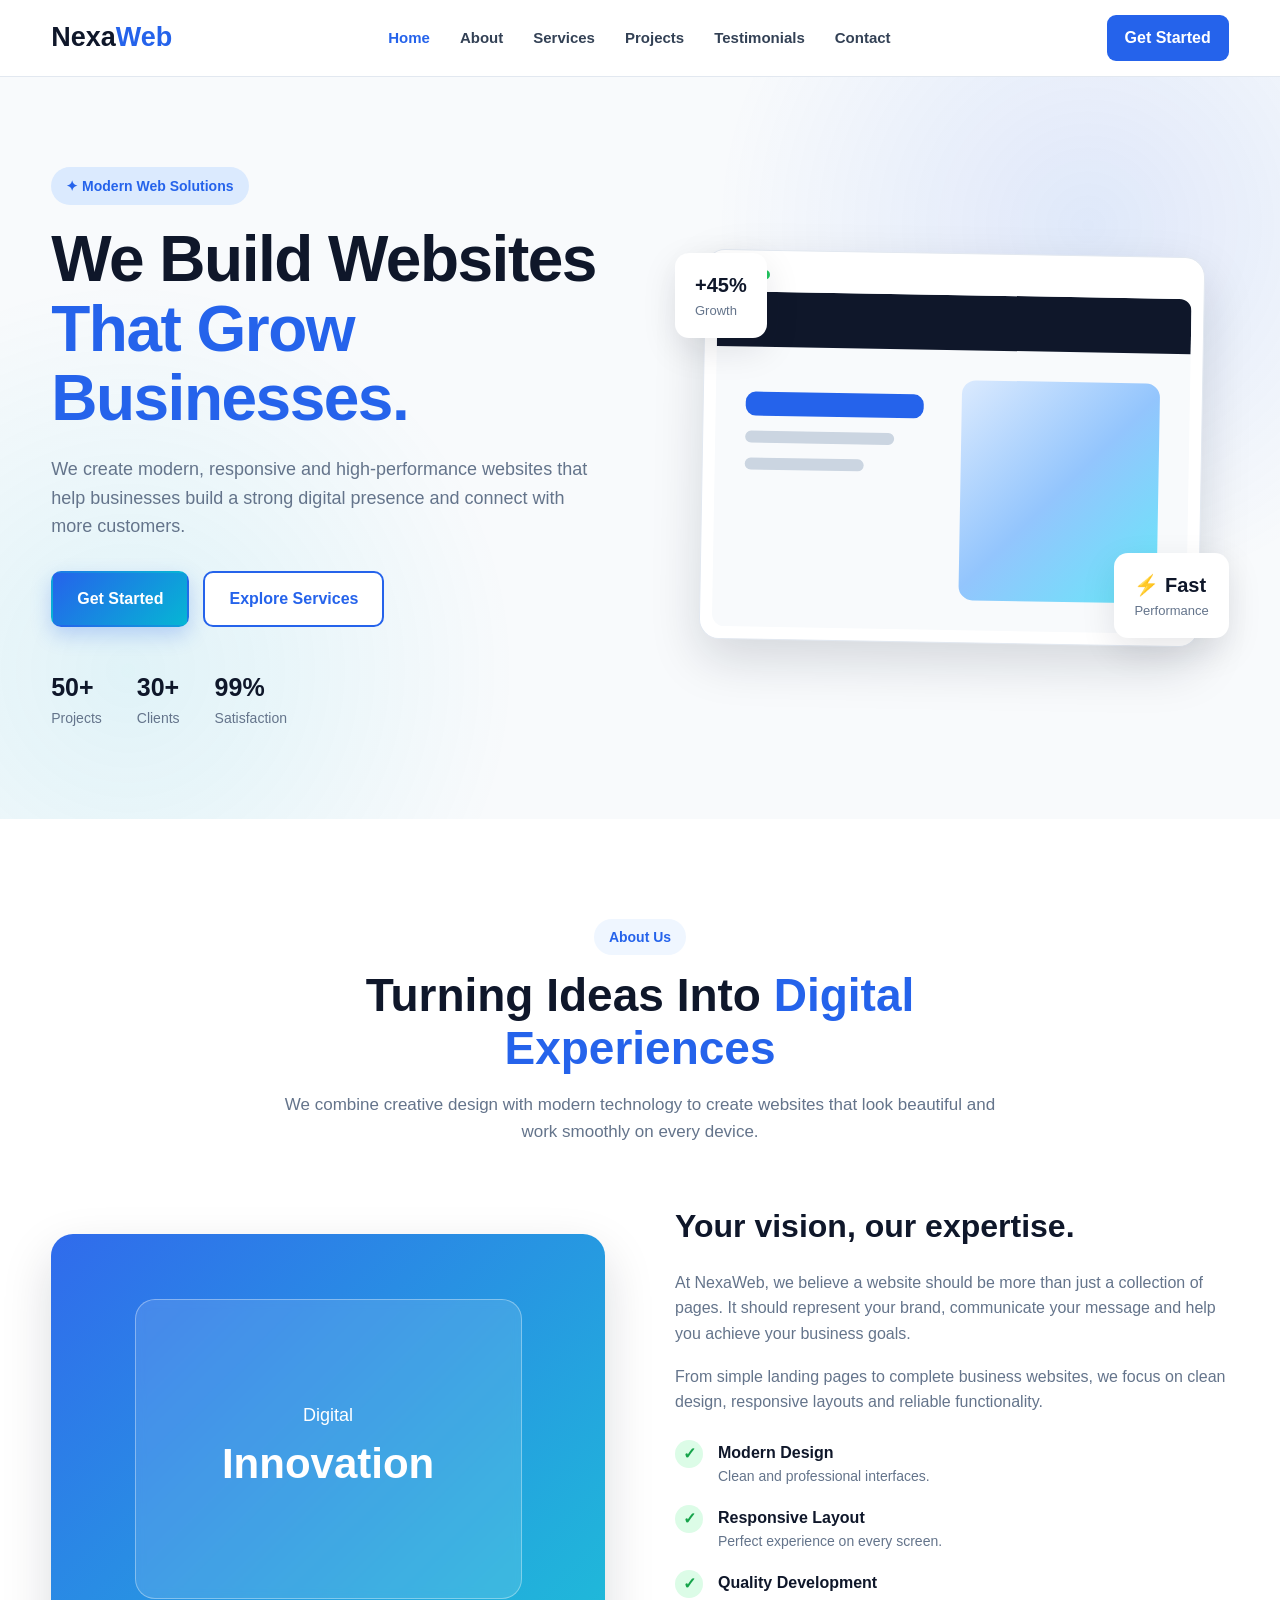
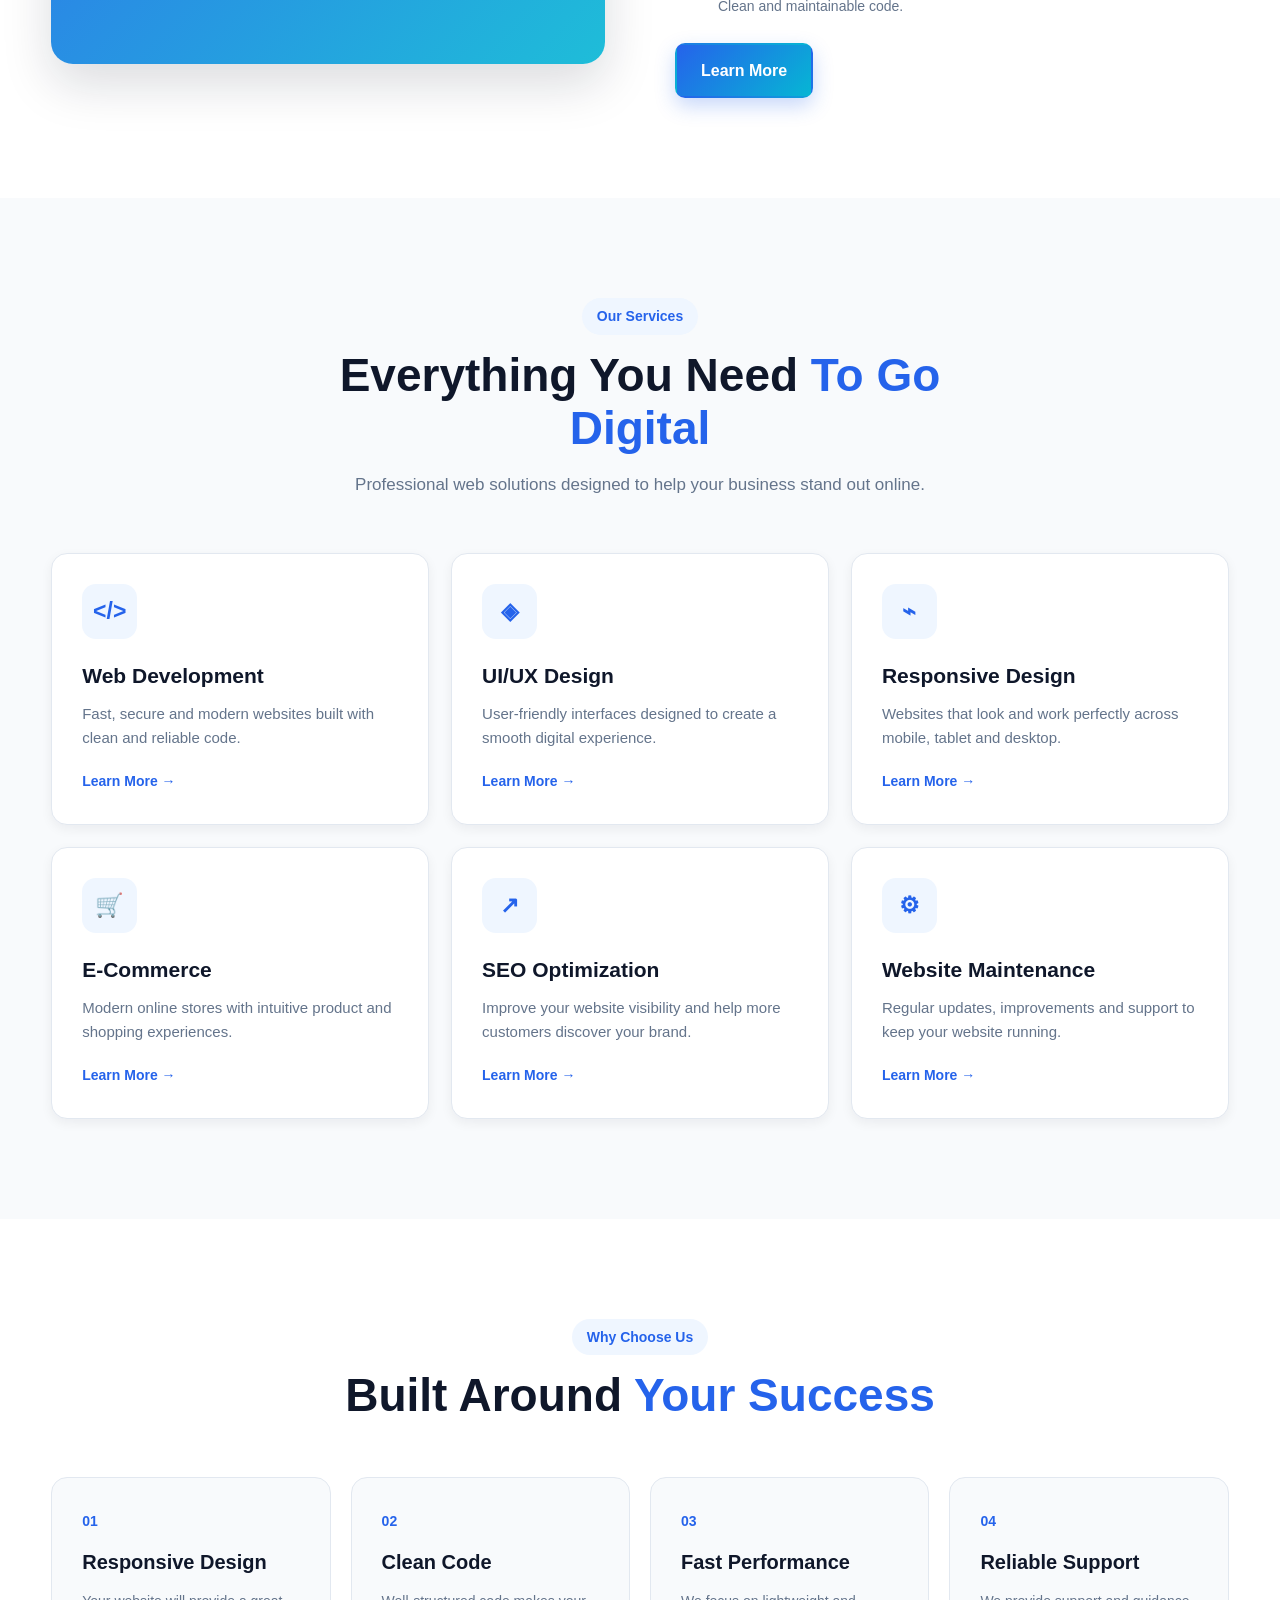
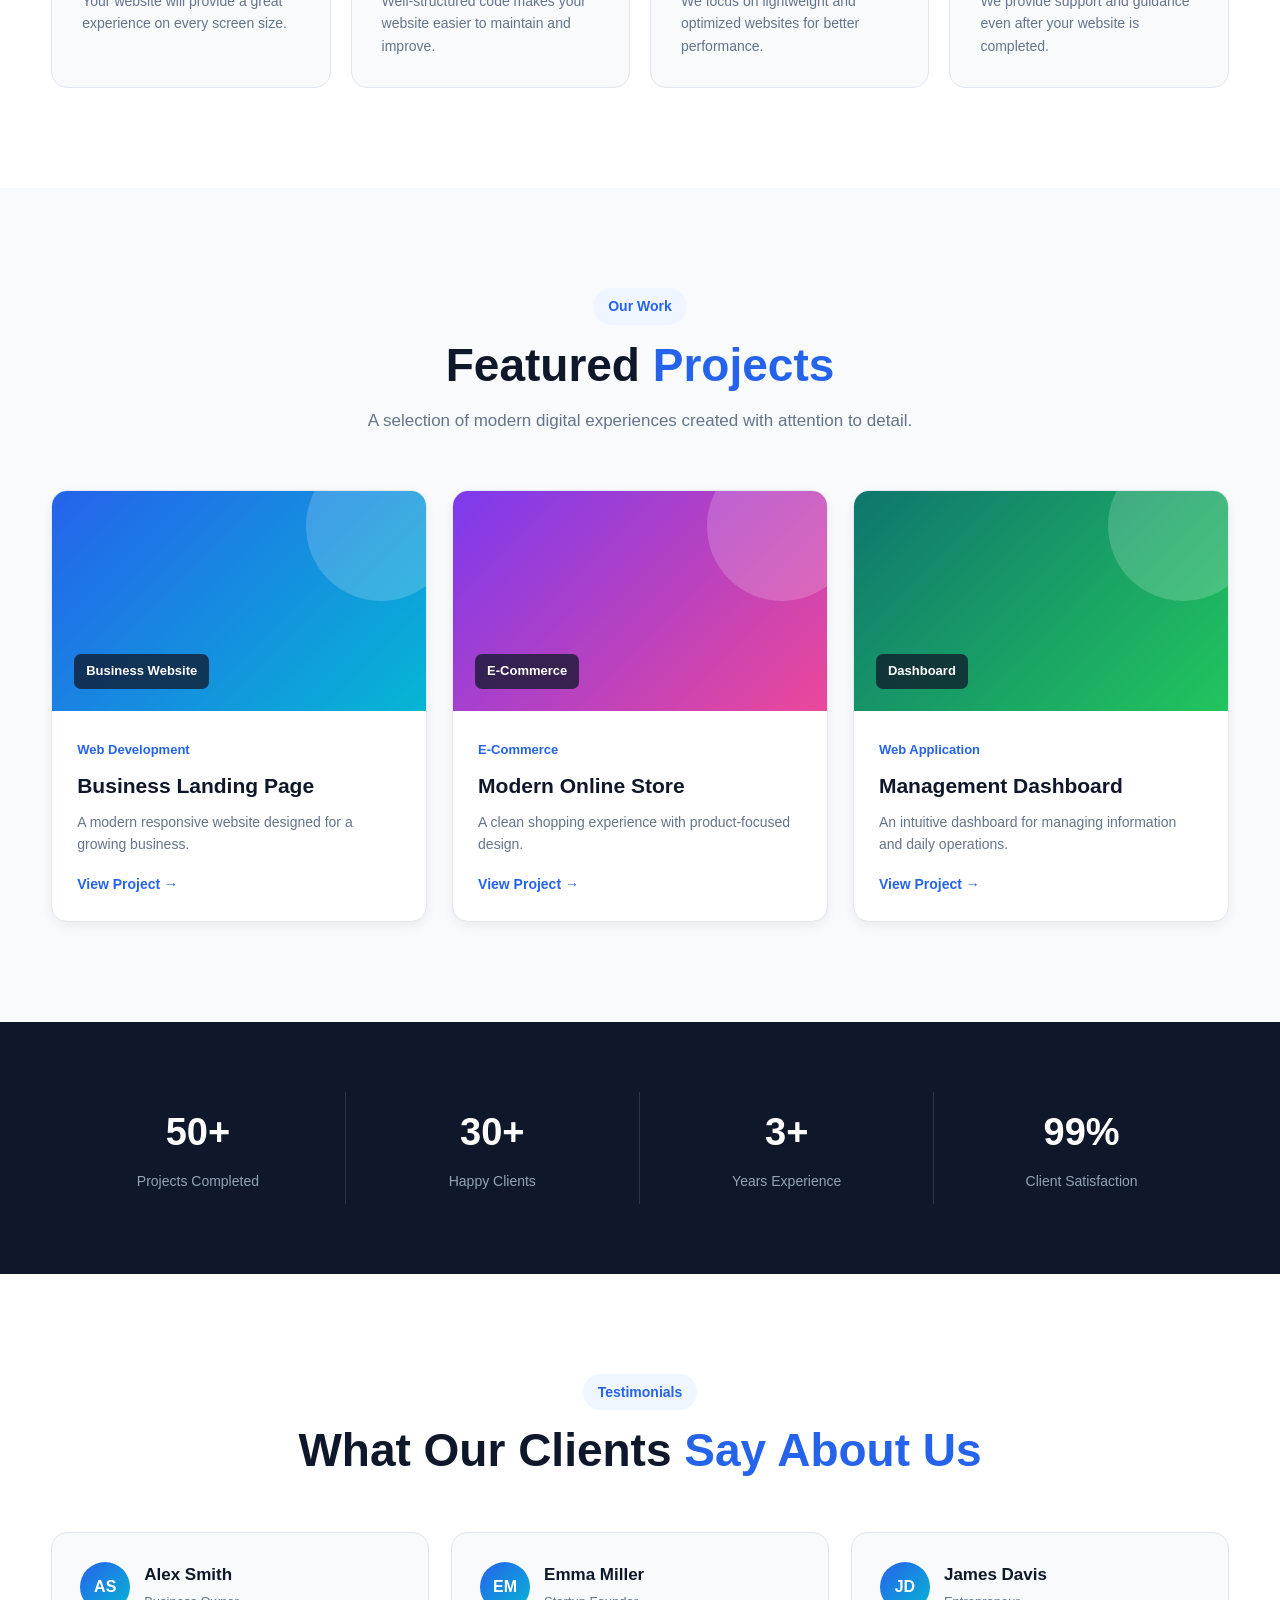
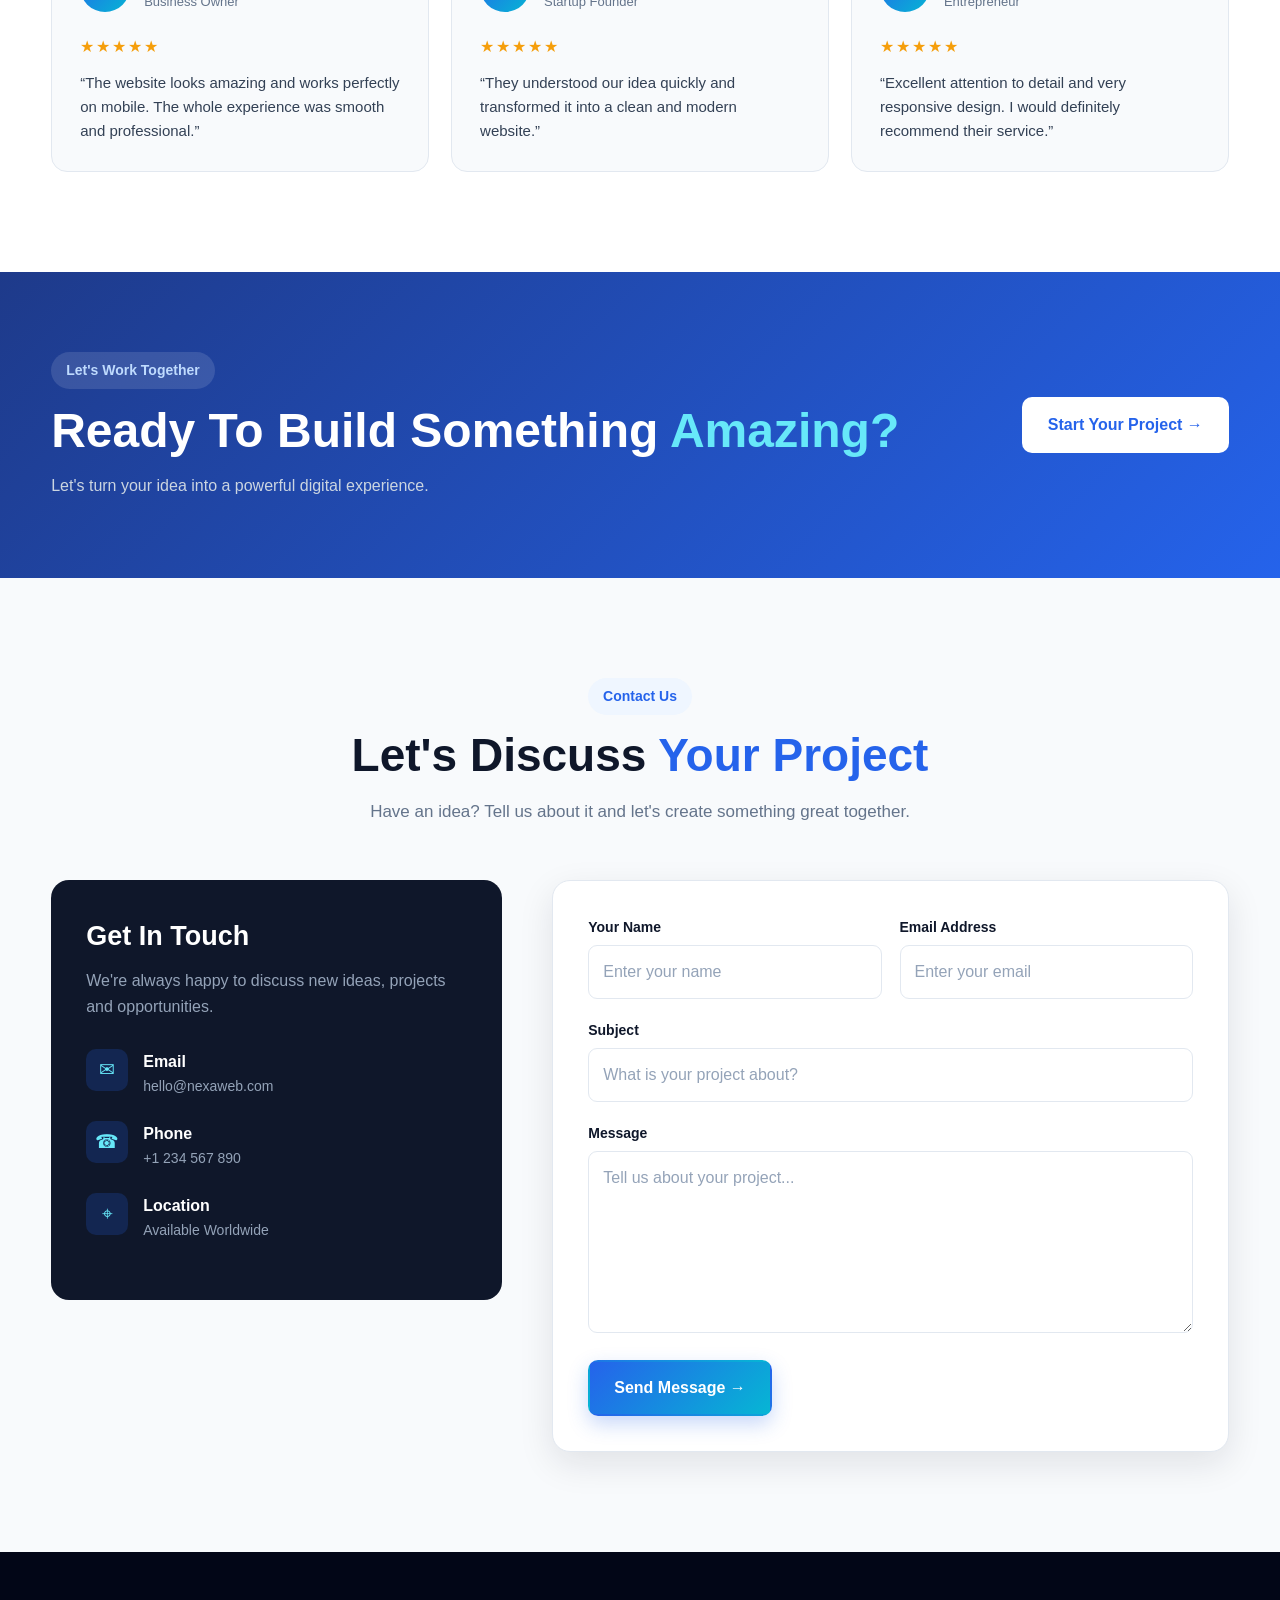
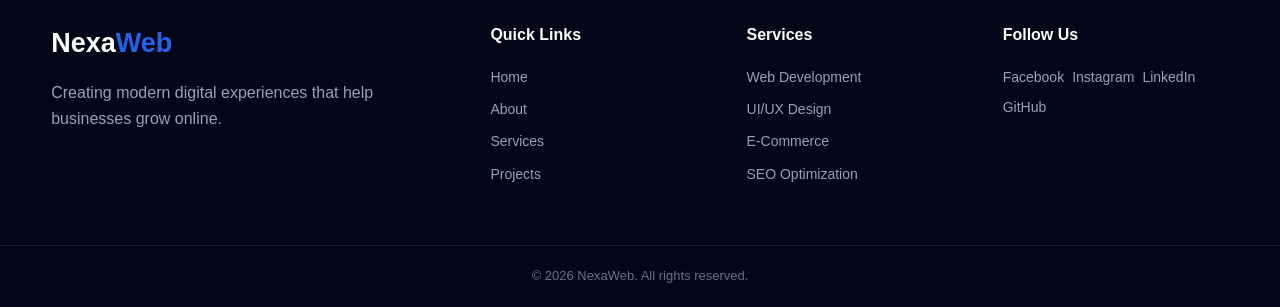
<file: index.html>
<!DOCTYPE html>
<html lang="en">

<head>
    <meta charset="UTF-8">

    <meta name="viewport" content="width=device-width, initial-scale=1.0">

    <meta name="description"
        content="NexaWeb creates modern, responsive and high-performance websites for businesses and individuals.">

    <meta name="keywords"
        content="web development, responsive website, web design, ecommerce, UI UX">

    <meta name="author" content="NexaWeb">

    <title>NexaWeb | Modern Web Solutions</title>

    <link rel="stylesheet" href="style.css">
</head>

<body>

    <!-- ==================== HEADER ==================== -->

    <header class="header">

        <nav class="navbar container">

            <a href="#home" class="logo">
                Nexa<span>Web</span>
            </a>

            <button class="menu-toggle" id="menuToggle" aria-label="Open Menu">
                ☰
            </button>

            <ul class="nav-links" id="navLinks">

                <li>
                    <a href="#home">Home</a>
                </li>

                <li>
                    <a href="#about">About</a>
                </li>

                <li>
                    <a href="#services">Services</a>
                </li>

                <li>
                    <a href="#projects">Projects</a>
                </li>

                <li>
                    <a href="#testimonials">Testimonials</a>
                </li>

                <li>
                    <a href="#contact">Contact</a>
                </li>

            </ul>

            <a href="#contact" class="nav-button">
                Get Started
            </a>

        </nav>

    </header>


    <!-- ==================== HERO SECTION ==================== -->

    <main>

        <section class="hero" id="home">

            <div class="container hero-content">

                <div class="hero-text">

                    <span class="hero-tag">
                        ✦ Modern Web Solutions
                    </span>

                    <h1>
                        We Build Websites
                        <span>That Grow Businesses.</span>
                    </h1>

                    <p>
                        We create modern, responsive and high-performance
                        websites that help businesses build a strong
                        digital presence and connect with more customers.
                    </p>

                    <div class="hero-buttons">

                        <a href="#contact" class="btn btn-primary">
                            Get Started
                        </a>

                        <a href="#services" class="btn btn-secondary">
                            Explore Services
                        </a>

                    </div>

                    <div class="hero-trust">

                        <div class="trust-item">
                            <strong>50+</strong>
                            <span>Projects</span>
                        </div>

                        <div class="trust-item">
                            <strong>30+</strong>
                            <span>Clients</span>
                        </div>

                        <div class="trust-item">
                            <strong>99%</strong>
                            <span>Satisfaction</span>
                        </div>

                    </div>

                </div>


                <div class="hero-visual">

                    <div class="hero-card">

                        <div class="card-top">
                            <span></span>
                            <span></span>
                            <span></span>
                        </div>

                        <div class="website-preview">

                            <div class="preview-navbar"></div>

                            <div class="preview-content">

                                <div class="preview-text">
                                    <div></div>
                                    <div></div>
                                    <div></div>
                                </div>

                                <div class="preview-image"></div>

                            </div>

                        </div>

                    </div>

                    <div class="floating-card card-one">
                        <strong>+45%</strong>
                        <span>Growth</span>
                    </div>

                    <div class="floating-card card-two">
                        <strong>⚡ Fast</strong>
                        <span>Performance</span>
                    </div>

                </div>

            </div>

        </section>


        <!-- ==================== ABOUT SECTION ==================== -->

        <section class="about section" id="about">

            <div class="container">

                <div class="section-heading">

                    <span class="section-tag">
                        About Us
                    </span>

                    <h2>
                        Turning Ideas Into
                        <span>Digital Experiences</span>
                    </h2>

                    <p>
                        We combine creative design with modern technology
                        to create websites that look beautiful and work
                        smoothly on every device.
                    </p>

                </div>


                <div class="about-content">

                    <div class="about-image">

                        <div class="about-placeholder">
                            <span>Digital</span>
                            <strong>Innovation</strong>
                        </div>

                    </div>


                    <div class="about-text">

                        <h3>
                            Your vision, our expertise.
                        </h3>

                        <p>
                            At NexaWeb, we believe a website should be
                            more than just a collection of pages. It should
                            represent your brand, communicate your message
                            and help you achieve your business goals.
                        </p>

                        <p>
                            From simple landing pages to complete business
                            websites, we focus on clean design, responsive
                            layouts and reliable functionality.
                        </p>


                        <div class="about-points">

                            <div class="about-point">
                                <span>✓</span>
                                <div>
                                    <strong>Modern Design</strong>
                                    <p>Clean and professional interfaces.</p>
                                </div>
                            </div>

                            <div class="about-point">
                                <span>✓</span>
                                <div>
                                    <strong>Responsive Layout</strong>
                                    <p>Perfect experience on every screen.</p>
                                </div>
                            </div>

                            <div class="about-point">
                                <span>✓</span>
                                <div>
                                    <strong>Quality Development</strong>
                                    <p>Clean and maintainable code.</p>
                                </div>
                            </div>

                        </div>

                        <a href="#services" class="btn btn-primary">
                            Learn More
                        </a>

                    </div>

                </div>

            </div>

        </section>


        <!-- ==================== SERVICES SECTION ==================== -->

        <section class="services section" id="services">

            <div class="container">

                <div class="section-heading">

                    <span class="section-tag">
                        Our Services
                    </span>

                    <h2>
                        Everything You Need
                        <span>To Go Digital</span>
                    </h2>

                    <p>
                        Professional web solutions designed to help
                        your business stand out online.
                    </p>

                </div>


                <div class="services-grid">

                    <article class="service-card">

                        <div class="service-icon">
                            &lt;/&gt;
                        </div>

                        <h3>
                            Web Development
                        </h3>

                        <p>
                            Fast, secure and modern websites built
                            with clean and reliable code.
                        </p>

                        <a href="#contact">
                            Learn More →
                        </a>

                    </article>


                    <article class="service-card">

                        <div class="service-icon">
                            ◈
                        </div>

                        <h3>
                            UI/UX Design
                        </h3>

                        <p>
                            User-friendly interfaces designed to
                            create a smooth digital experience.
                        </p>

                        <a href="#contact">
                            Learn More →
                        </a>

                    </article>


                    <article class="service-card">

                        <div class="service-icon">
                            ⌁
                        </div>

                        <h3>
                            Responsive Design
                        </h3>

                        <p>
                            Websites that look and work perfectly
                            across mobile, tablet and desktop.
                        </p>

                        <a href="#contact">
                            Learn More →
                        </a>

                    </article>


                    <article class="service-card">

                        <div class="service-icon">
                            🛒
                        </div>

                        <h3>
                            E-Commerce
                        </h3>

                        <p>
                            Modern online stores with intuitive
                            product and shopping experiences.
                        </p>

                        <a href="#contact">
                            Learn More →
                        </a>

                    </article>


                    <article class="service-card">

                        <div class="service-icon">
                            ↗
                        </div>

                        <h3>
                            SEO Optimization
                        </h3>

                        <p>
                            Improve your website visibility and
                            help more customers discover your brand.
                        </p>

                        <a href="#contact">
                            Learn More →
                        </a>

                    </article>


                    <article class="service-card">

                        <div class="service-icon">
                            ⚙
                        </div>

                        <h3>
                            Website Maintenance
                        </h3>

                        <p>
                            Regular updates, improvements and
                            support to keep your website running.
                        </p>

                        <a href="#contact">
                            Learn More →
                        </a>

                    </article>

                </div>

            </div>

        </section>


        <!-- ==================== WHY CHOOSE US ==================== -->

        <section class="why-us section">

            <div class="container">

                <div class="section-heading">

                    <span class="section-tag">
                        Why Choose Us
                    </span>

                    <h2>
                        Built Around
                        <span>Your Success</span>
                    </h2>

                </div>


                <div class="why-grid">

                    <div class="why-card">

                        <span class="why-number">
                            01
                        </span>

                        <h3>
                            Responsive Design
                        </h3>

                        <p>
                            Your website will provide a great experience
                            on every screen size.
                        </p>

                    </div>


                    <div class="why-card">

                        <span class="why-number">
                            02
                        </span>

                        <h3>
                            Clean Code
                        </h3>

                        <p>
                            Well-structured code makes your website
                            easier to maintain and improve.
                        </p>

                    </div>


                    <div class="why-card">

                        <span class="why-number">
                            03
                        </span>

                        <h3>
                            Fast Performance
                        </h3>

                        <p>
                            We focus on lightweight and optimized
                            websites for better performance.
                        </p>

                    </div>


                    <div class="why-card">

                        <span class="why-number">
                            04
                        </span>

                        <h3>
                            Reliable Support
                        </h3>

                        <p>
                            We provide support and guidance even after
                            your website is completed.
                        </p>

                    </div>

                </div>

            </div>

        </section>


        <!-- ==================== PROJECTS SECTION ==================== -->

        <section class="projects section" id="projects">

            <div class="container">

                <div class="section-heading">

                    <span class="section-tag">
                        Our Work
                    </span>

                    <h2>
                        Featured
                        <span>Projects</span>
                    </h2>

                    <p>
                        A selection of modern digital experiences
                        created with attention to detail.
                    </p>

                </div>


                <div class="projects-grid">

                    <article class="project-card">

                        <div class="project-image project-one">
                            <span>Business Website</span>
                        </div>

                        <div class="project-content">

                            <span class="project-category">
                                Web Development
                            </span>

                            <h3>
                                Business Landing Page
                            </h3>

                            <p>
                                A modern responsive website designed
                                for a growing business.
                            </p>

                            <a href="business-landing-page/index.html" target="_blank">
                                View Project →
                            </a>

                        </div>

                    </article>


                    <article class="project-card">

                        <div class="project-image project-two">
                            <span>E-Commerce</span>
                        </div>

                        <div class="project-content">

                            <span class="project-category">
                                E-Commerce
                            </span>

                            <h3>
                                Modern Online Store
                            </h3>

                            <p>
                                A clean shopping experience with
                                product-focused design.
                            </p>

                            <a href="modern-ecommerce/index.html" target="_blank">
                                View Project →
                            </a>

                        </div>

                    </article>


                    <article class="project-card">

                        <div class="project-image project-three">
                            <span>Dashboard</span>
                        </div>

                        <div class="project-content">

                            <span class="project-category">
                                Web Application
                            </span>

                            <h3>
                                Management Dashboard
                            </h3>

                            <p>
                                An intuitive dashboard for managing
                                information and daily operations.
                            </p>

                            <a href="../../../SCCS/frontend/HTML/index.html" target="_blank">
                                View Project →
                            </a>

                        </div>

                    </article>

                </div>

            </div>

        </section>


        <!-- ==================== STATISTICS ==================== -->

        <section class="stats section">

            <div class="container stats-grid">

                <div class="stat-item">
                    <strong class="counter">50+</strong>
                    <span>Projects Completed</span>
                </div>

                <div class="stat-item">
                    <strong class="counter">30+</strong>
                    <span>Happy Clients</span>
                </div>

                <div class="stat-item">
                    <strong class="counter">3+</strong>
                    <span>Years Experience</span>
                </div>

                <div class="stat-item">
                    <strong class="counter">99%</strong>
                    <span>Client Satisfaction</span>
                </div>

            </div>

        </section>


        <!-- ==================== TESTIMONIALS ==================== -->

        <section class="testimonials section" id="testimonials">

            <div class="container">

                <div class="section-heading">

                    <span class="section-tag">
                        Testimonials
                    </span>

                    <h2>
                        What Our Clients
                        <span>Say About Us</span>
                    </h2>

                </div>


                <div class="testimonial-grid">

                    <article class="testimonial-card">

                        <div class="testimonial-top">

                            <div class="client-avatar">
                                AS
                            </div>

                            <div>
                                <h3>
                                    Alex Smith
                                </h3>

                                <span>
                                    Business Owner
                                </span>
                            </div>

                        </div>

                        <div class="rating">
                            ★★★★★
                        </div>

                        <p>
                            “The website looks amazing and works
                            perfectly on mobile. The whole experience
                            was smooth and professional.”
                        </p>

                    </article>


                    <article class="testimonial-card">

                        <div class="testimonial-top">

                            <div class="client-avatar">
                                EM
                            </div>

                            <div>
                                <h3>
                                    Emma Miller
                                </h3>

                                <span>
                                    Startup Founder
                                </span>
                            </div>

                        </div>

                        <div class="rating">
                            ★★★★★
                        </div>

                        <p>
                            “They understood our idea quickly and
                            transformed it into a clean and modern
                            website.”
                        </p>

                    </article>


                    <article class="testimonial-card">

                        <div class="testimonial-top">

                            <div class="client-avatar">
                                JD
                            </div>

                            <div>
                                <h3>
                                    James Davis
                                </h3>

                                <span>
                                    Entrepreneur
                                </span>
                            </div>

                        </div>

                        <div class="rating">
                            ★★★★★
                        </div>

                        <p>
                            “Excellent attention to detail and very
                            responsive design. I would definitely
                            recommend their service.”
                        </p>

                    </article>

                </div>

            </div>

        </section>


        <!-- ==================== CALL TO ACTION ==================== -->

        <section class="cta section">

            <div class="container cta-content">

                <div>

                    <span class="section-tag">
                        Let's Work Together
                    </span>

                    <h2>
                        Ready To Build Something
                        <span>Amazing?</span>
                    </h2>

                    <p>
                        Let's turn your idea into a powerful digital
                        experience.
                    </p>

                </div>

                <a href="#contact" class="btn btn-light">
                    Start Your Project →
                </a>

            </div>

        </section>


        <!-- ==================== CONTACT SECTION ==================== -->

        <section class="contact section" id="contact">

            <div class="container">

                <div class="section-heading">

                    <span class="section-tag">
                        Contact Us
                    </span>

                    <h2>
                        Let's Discuss
                        <span>Your Project</span>
                    </h2>

                    <p>
                        Have an idea? Tell us about it and let's
                        create something great together.
                    </p>

                </div>


                <div class="contact-content">


                    <div class="contact-info">

                        <h3>
                            Get In Touch
                        </h3>

                        <p>
                            We're always happy to discuss new ideas,
                            projects and opportunities.
                        </p>


                        <div class="contact-item">

                            <span>✉</span>

                            <div>
                                <strong>Email</strong>
                                <p>
                                    hello@nexaweb.com
                                </p>
                            </div>

                        </div>


                        <div class="contact-item">

                            <span>☎</span>

                            <div>
                                <strong>Phone</strong>
                                <p>
                                    +1 234 567 890
                                </p>
                            </div>

                        </div>


                        <div class="contact-item">

                            <span>⌖</span>

                            <div>
                                <strong>Location</strong>
                                <p>
                                    Available Worldwide
                                </p>
                            </div>

                        </div>

                    </div>


                    <form class="contact-form" id="contactForm">

                        <div class="form-row">

                            <div class="form-group">

                                <label for="name">
                                    Your Name
                                </label>

                                <input
                                    type="text"
                                    id="name"
                                    name="name"
                                    placeholder="Enter your name"
                                    required
                                >

                            </div>


                            <div class="form-group">

                                <label for="email">
                                    Email Address
                                </label>

                                <input
                                    type="email"
                                    id="email"
                                    name="email"
                                    placeholder="Enter your email"
                                    required
                                >

                            </div>

                        </div>


                        <div class="form-group">

                            <label for="subject">
                                Subject
                            </label>

                            <input
                                type="text"
                                id="subject"
                                name="subject"
                                placeholder="What is your project about?"
                                required
                            >

                        </div>


                        <div class="form-group">

                            <label for="message">
                                Message
                            </label>

                            <textarea
                                id="message"
                                name="message"
                                rows="6"
                                placeholder="Tell us about your project..."
                                required
                            ></textarea>

                        </div>


                        <button
                            type="submit"
                            class="btn btn-primary"
                        >
                            Send Message →
                        </button>

                    </form>

                </div>

            </div>

        </section>

    </main>


    <!-- ==================== FOOTER ==================== -->

    <footer class="footer">

        <div class="container footer-content">

            <div class="footer-brand">

                <a href="#home" class="logo">
                    Nexa<span>Web</span>
                </a>

                <p>
                    Creating modern digital experiences that help
                    businesses grow online.
                </p>

            </div>


            <div class="footer-links">

                <div>

                    <h3>
                        Quick Links
                    </h3>

                    <a href="#home">Home</a>
                    <a href="#about">About</a>
                    <a href="#services">Services</a>
                    <a href="#projects">Projects</a>

                </div>


                <div>

                    <h3>
                        Services
                    </h3>

                    <a href="#services">Web Development</a>
                    <a href="#services">UI/UX Design</a>
                    <a href="#services">E-Commerce</a>
                    <a href="#services">SEO Optimization</a>

                </div>


                <div>

                    <h3>
                        Follow Us
                    </h3>

                    <div class="social-links">

                        <a href="#" aria-label="Facebook">
                            Facebook
                        </a>

                        <a href="#" aria-label="Instagram">
                            Instagram
                        </a>

                        <a href="#" aria-label="LinkedIn">
                            LinkedIn
                        </a>

                        <a href="#" aria-label="GitHub">
                            GitHub
                        </a>

                    </div>

                </div>

            </div>

        </div>


        <div class="footer-bottom">

            <p>
                © 2026 NexaWeb. All rights reserved.
            </p>

        </div>

    </footer>


    <!-- JavaScript -->
    <script src="script.js"></script>

</body>

</html>
</file>
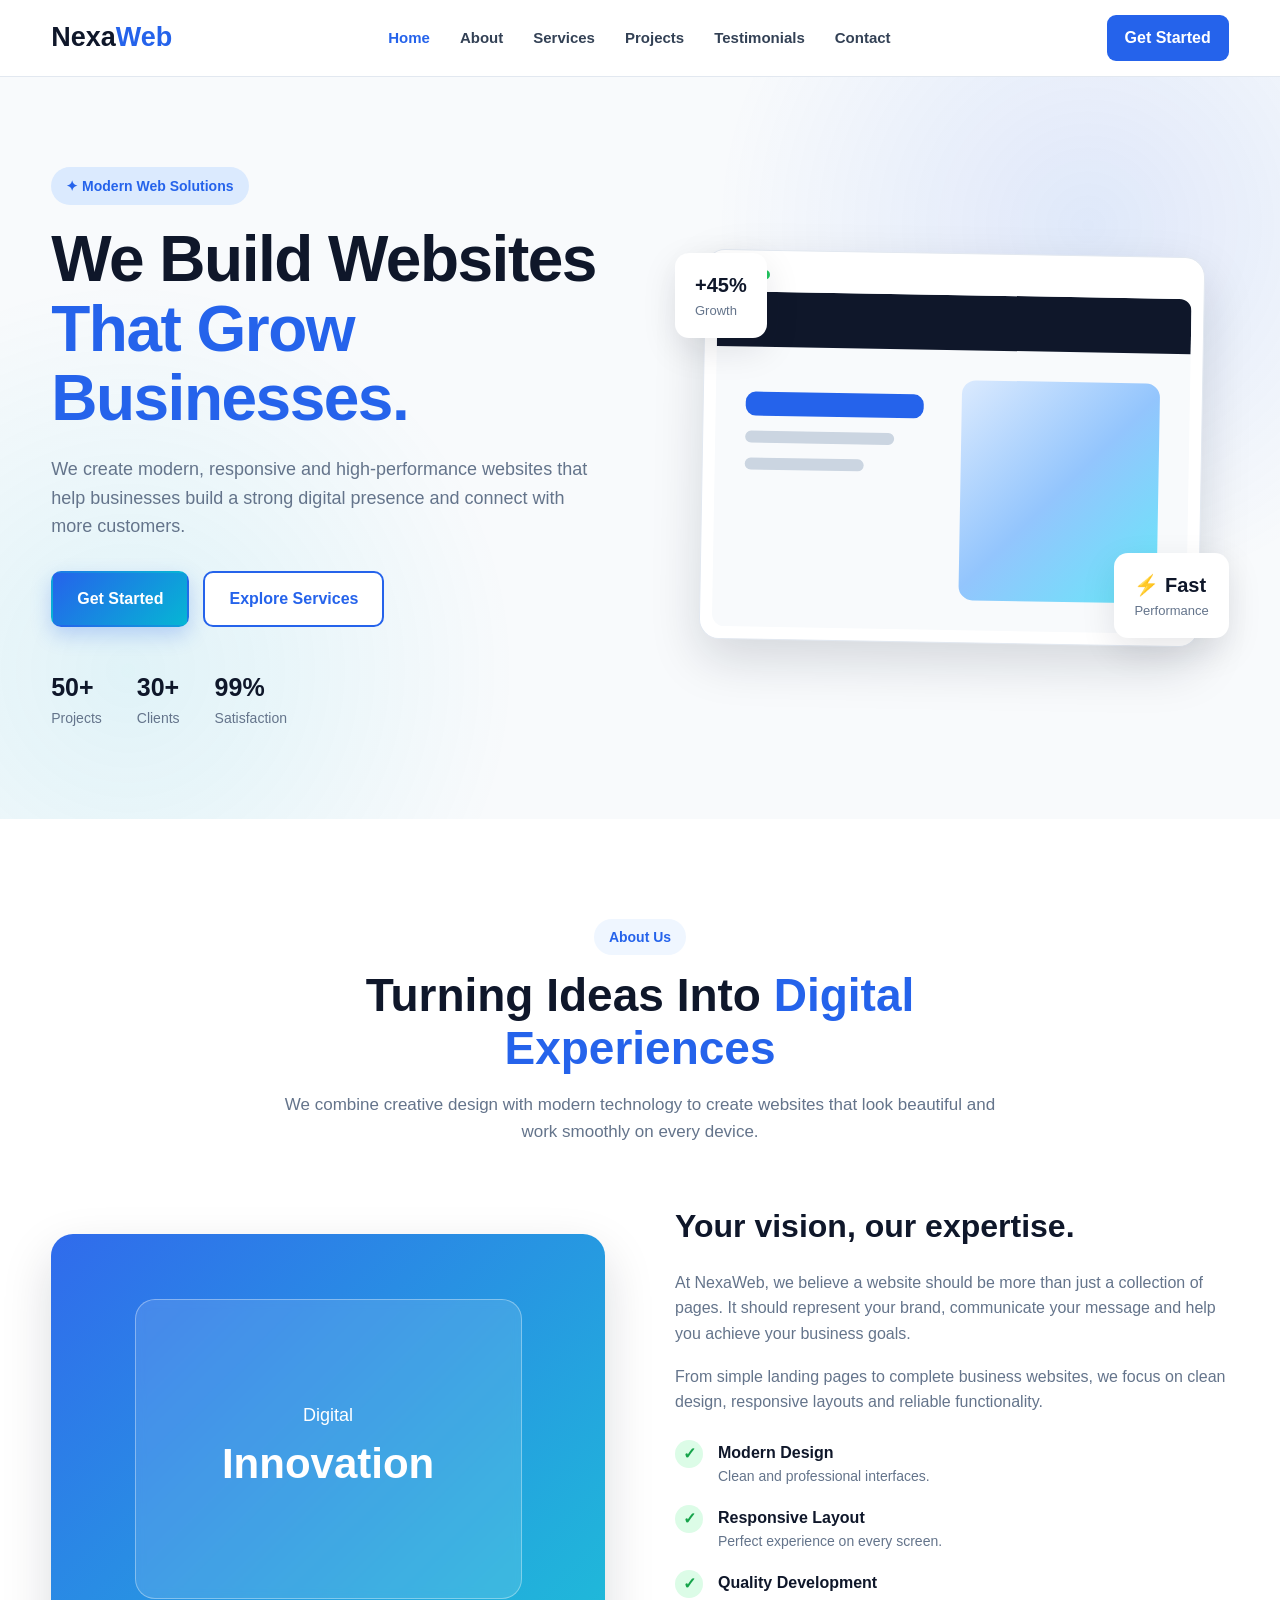
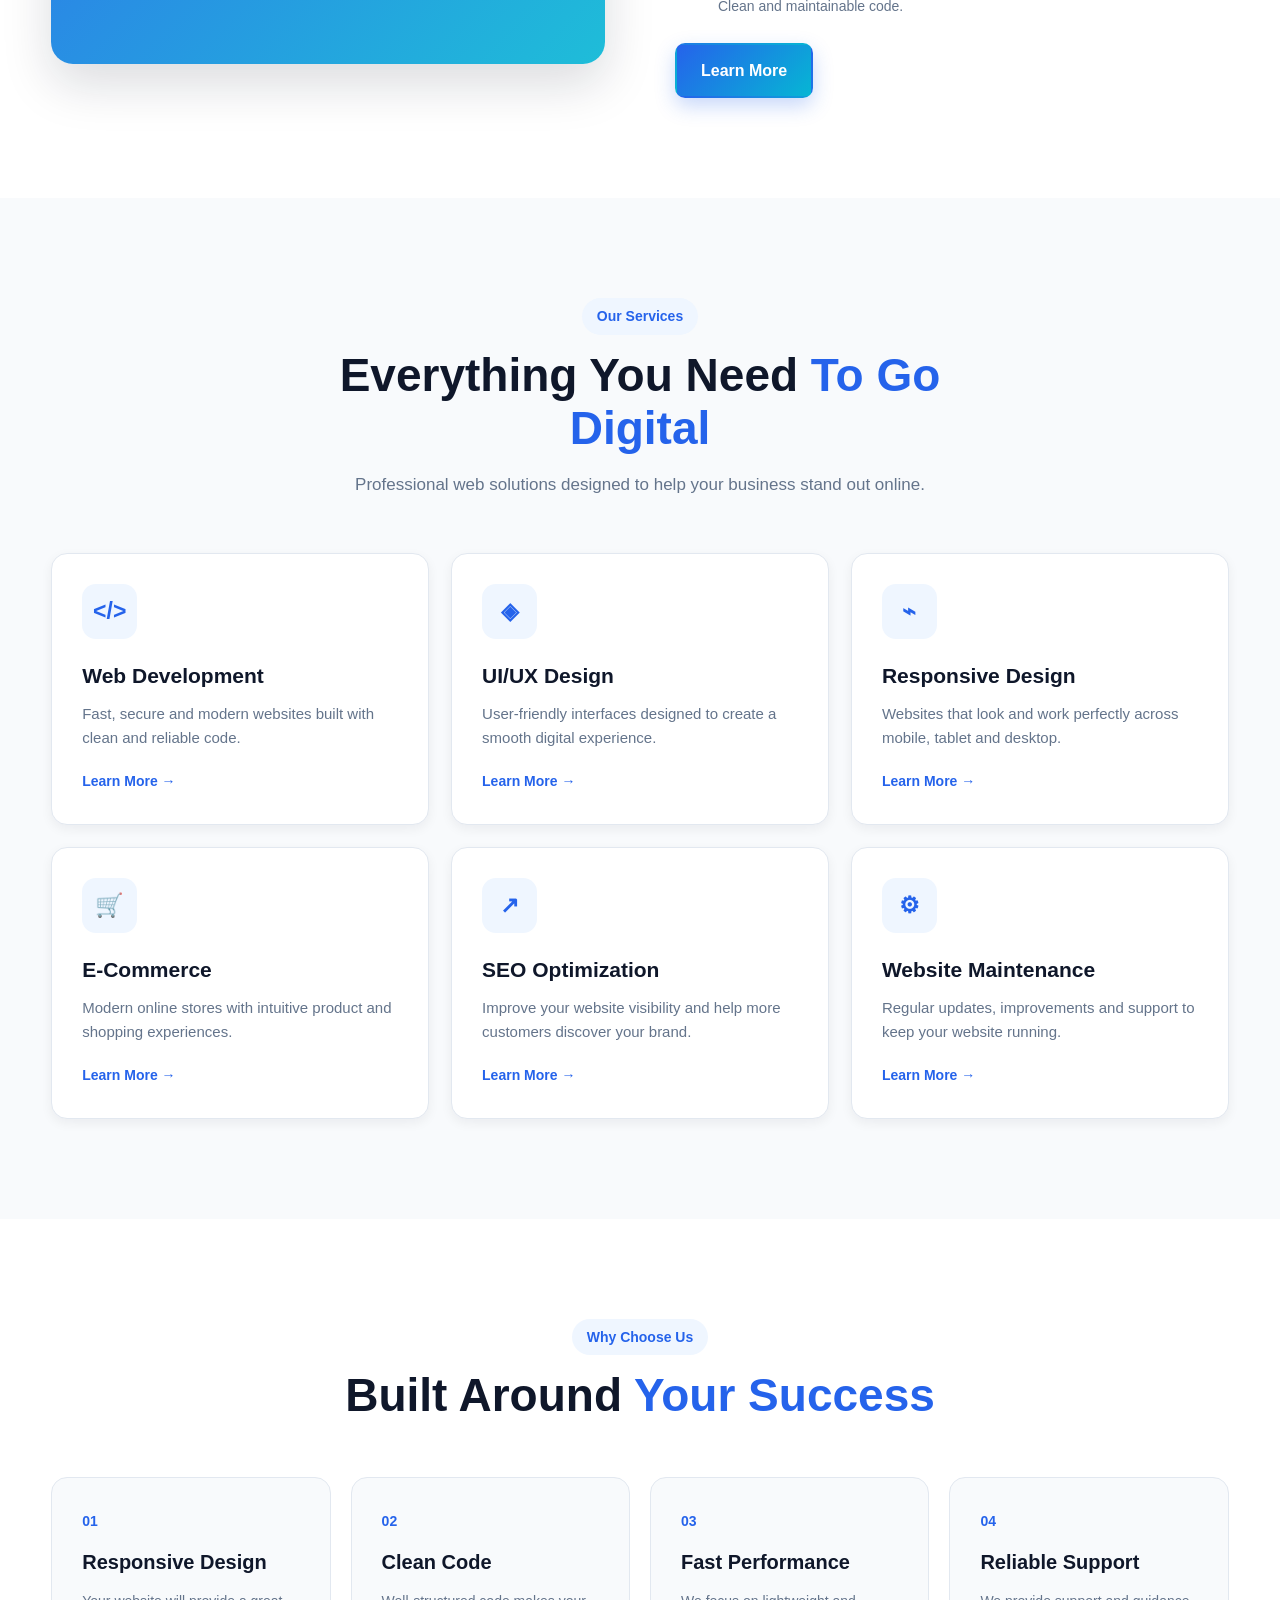
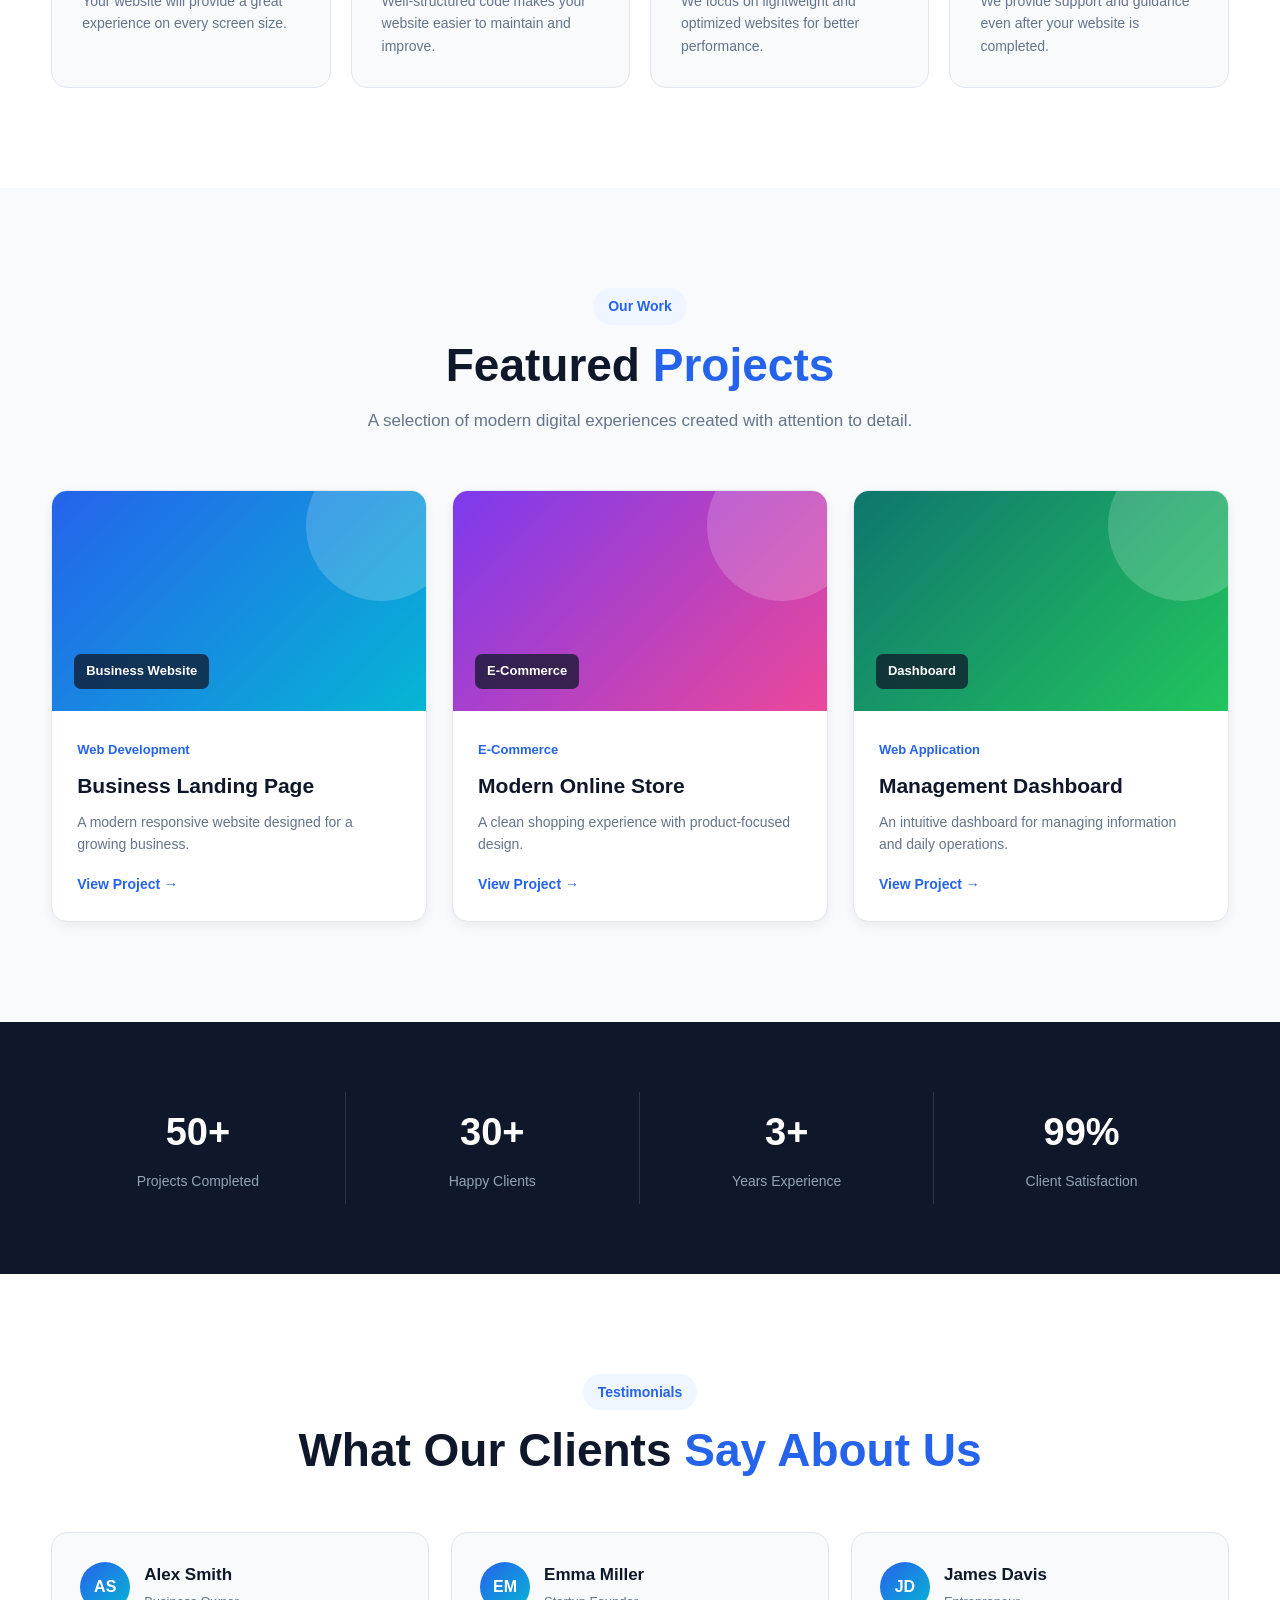
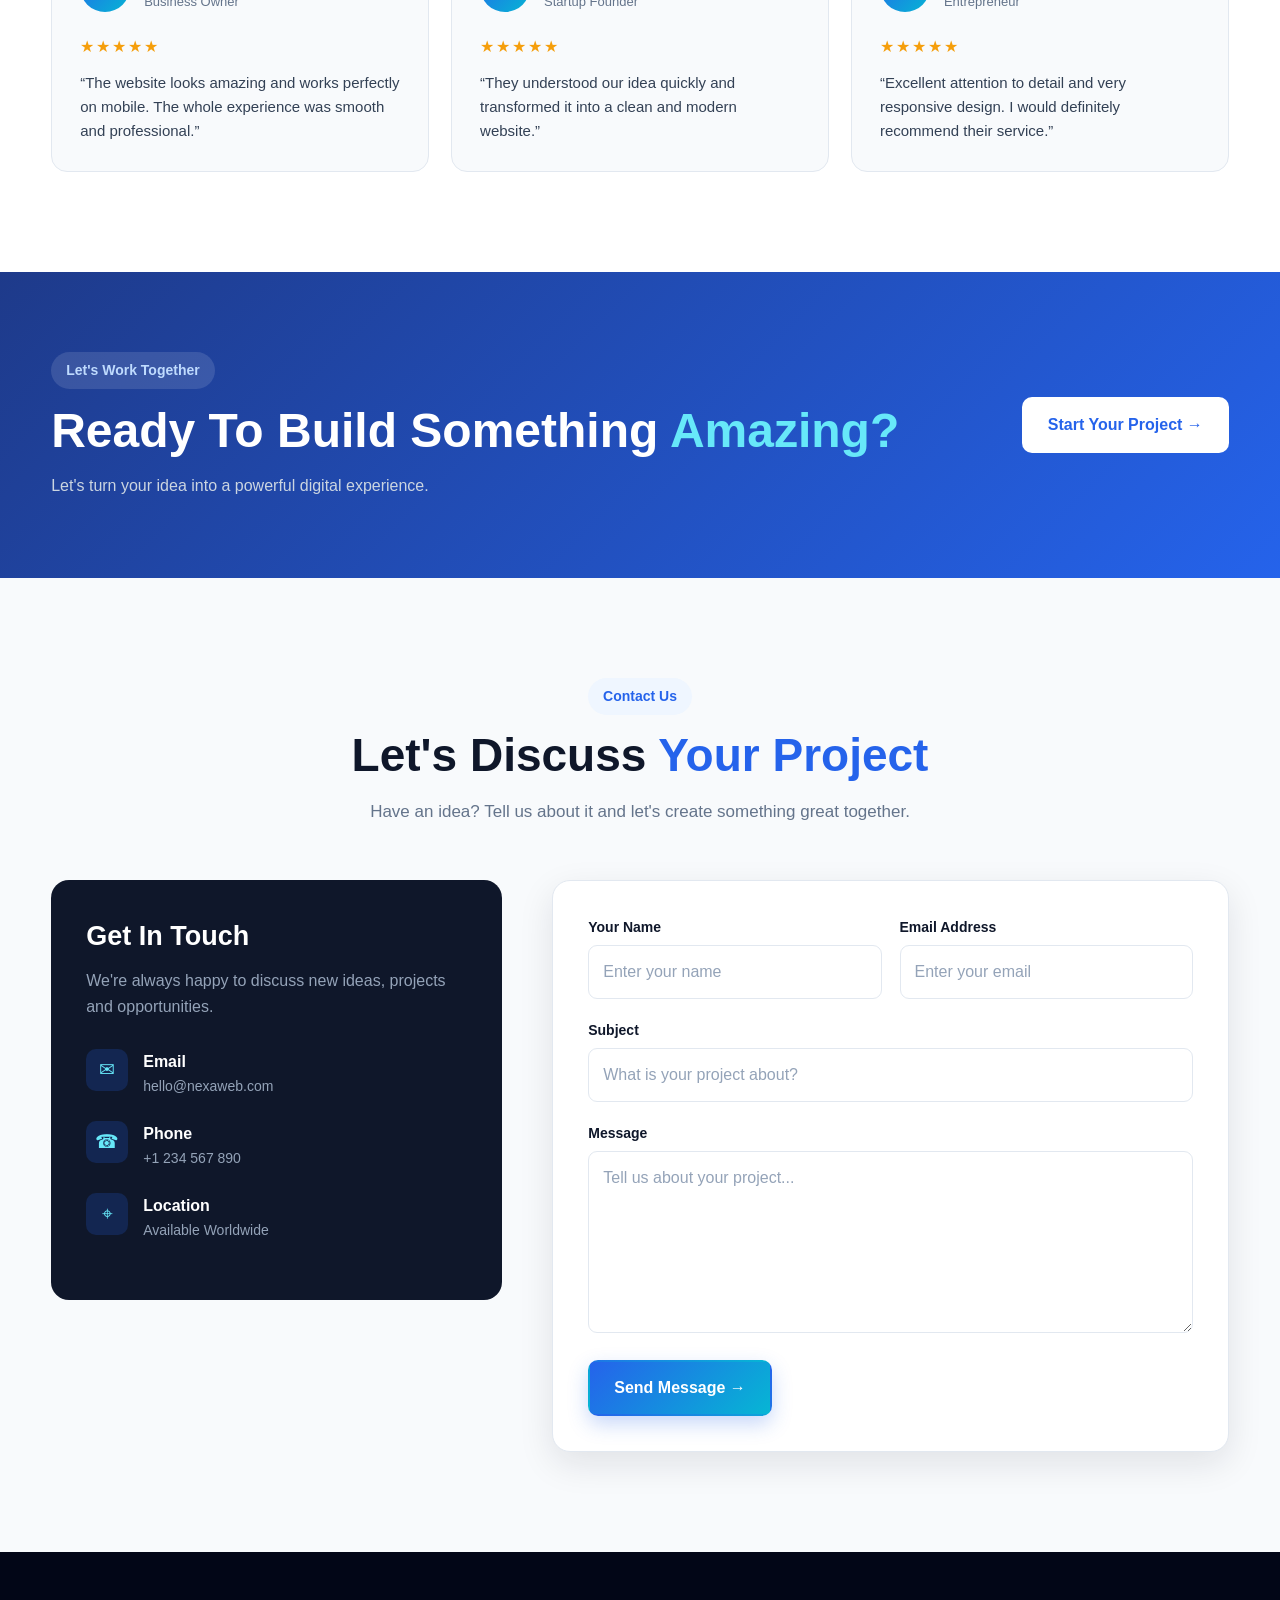
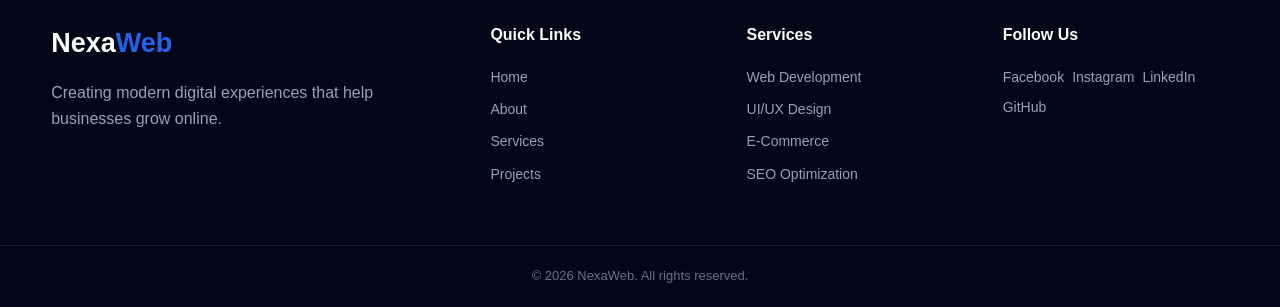
<file: Index.html>
<!DOCTYPE html>
<html lang="en">

<head>
    <meta charset="UTF-8">

    <meta name="viewport" content="width=device-width, initial-scale=1.0">

    <meta name="description"
        content="NexaWeb creates modern, responsive and high-performance websites for businesses and individuals.">

    <meta name="keywords"
        content="web development, responsive website, web design, ecommerce, UI UX">

    <meta name="author" content="NexaWeb">

    <title>NexaWeb | Modern Web Solutions</title>

    <link rel="stylesheet" href="style.css">
</head>

<body>

    <!-- ==================== HEADER ==================== -->

    <header class="header">

        <nav class="navbar container">

            <a href="#home" class="logo">
                Nexa<span>Web</span>
            </a>

            <button class="menu-toggle" id="menuToggle" aria-label="Open Menu">
                ☰
            </button>

            <ul class="nav-links" id="navLinks">

                <li>
                    <a href="#home">Home</a>
                </li>

                <li>
                    <a href="#about">About</a>
                </li>

                <li>
                    <a href="#services">Services</a>
                </li>

                <li>
                    <a href="#projects">Projects</a>
                </li>

                <li>
                    <a href="#testimonials">Testimonials</a>
                </li>

                <li>
                    <a href="#contact">Contact</a>
                </li>

            </ul>

            <a href="#contact" class="nav-button">
                Get Started
            </a>

        </nav>

    </header>


    <!-- ==================== HERO SECTION ==================== -->

    <main>

        <section class="hero" id="home">

            <div class="container hero-content">

                <div class="hero-text">

                    <span class="hero-tag">
                        ✦ Modern Web Solutions
                    </span>

                    <h1>
                        We Build Websites
                        <span>That Grow Businesses.</span>
                    </h1>

                    <p>
                        We create modern, responsive and high-performance
                        websites that help businesses build a strong
                        digital presence and connect with more customers.
                    </p>

                    <div class="hero-buttons">

                        <a href="#contact" class="btn btn-primary">
                            Get Started
                        </a>

                        <a href="#services" class="btn btn-secondary">
                            Explore Services
                        </a>

                    </div>

                    <div class="hero-trust">

                        <div class="trust-item">
                            <strong>50+</strong>
                            <span>Projects</span>
                        </div>

                        <div class="trust-item">
                            <strong>30+</strong>
                            <span>Clients</span>
                        </div>

                        <div class="trust-item">
                            <strong>99%</strong>
                            <span>Satisfaction</span>
                        </div>

                    </div>

                </div>


                <div class="hero-visual">

                    <div class="hero-card">

                        <div class="card-top">
                            <span></span>
                            <span></span>
                            <span></span>
                        </div>

                        <div class="website-preview">

                            <div class="preview-navbar"></div>

                            <div class="preview-content">

                                <div class="preview-text">
                                    <div></div>
                                    <div></div>
                                    <div></div>
                                </div>

                                <div class="preview-image"></div>

                            </div>

                        </div>

                    </div>

                    <div class="floating-card card-one">
                        <strong>+45%</strong>
                        <span>Growth</span>
                    </div>

                    <div class="floating-card card-two">
                        <strong>⚡ Fast</strong>
                        <span>Performance</span>
                    </div>

                </div>

            </div>

        </section>


        <!-- ==================== ABOUT SECTION ==================== -->

        <section class="about section" id="about">

            <div class="container">

                <div class="section-heading">

                    <span class="section-tag">
                        About Us
                    </span>

                    <h2>
                        Turning Ideas Into
                        <span>Digital Experiences</span>
                    </h2>

                    <p>
                        We combine creative design with modern technology
                        to create websites that look beautiful and work
                        smoothly on every device.
                    </p>

                </div>


                <div class="about-content">

                    <div class="about-image">

                        <div class="about-placeholder">
                            <span>Digital</span>
                            <strong>Innovation</strong>
                        </div>

                    </div>


                    <div class="about-text">

                        <h3>
                            Your vision, our expertise.
                        </h3>

                        <p>
                            At NexaWeb, we believe a website should be
                            more than just a collection of pages. It should
                            represent your brand, communicate your message
                            and help you achieve your business goals.
                        </p>

                        <p>
                            From simple landing pages to complete business
                            websites, we focus on clean design, responsive
                            layouts and reliable functionality.
                        </p>


                        <div class="about-points">

                            <div class="about-point">
                                <span>✓</span>
                                <div>
                                    <strong>Modern Design</strong>
                                    <p>Clean and professional interfaces.</p>
                                </div>
                            </div>

                            <div class="about-point">
                                <span>✓</span>
                                <div>
                                    <strong>Responsive Layout</strong>
                                    <p>Perfect experience on every screen.</p>
                                </div>
                            </div>

                            <div class="about-point">
                                <span>✓</span>
                                <div>
                                    <strong>Quality Development</strong>
                                    <p>Clean and maintainable code.</p>
                                </div>
                            </div>

                        </div>

                        <a href="#services" class="btn btn-primary">
                            Learn More
                        </a>

                    </div>

                </div>

            </div>

        </section>


        <!-- ==================== SERVICES SECTION ==================== -->

        <section class="services section" id="services">

            <div class="container">

                <div class="section-heading">

                    <span class="section-tag">
                        Our Services
                    </span>

                    <h2>
                        Everything You Need
                        <span>To Go Digital</span>
                    </h2>

                    <p>
                        Professional web solutions designed to help
                        your business stand out online.
                    </p>

                </div>


                <div class="services-grid">

                    <article class="service-card">

                        <div class="service-icon">
                            &lt;/&gt;
                        </div>

                        <h3>
                            Web Development
                        </h3>

                        <p>
                            Fast, secure and modern websites built
                            with clean and reliable code.
                        </p>

                        <a href="#contact">
                            Learn More →
                        </a>

                    </article>


                    <article class="service-card">

                        <div class="service-icon">
                            ◈
                        </div>

                        <h3>
                            UI/UX Design
                        </h3>

                        <p>
                            User-friendly interfaces designed to
                            create a smooth digital experience.
                        </p>

                        <a href="#contact">
                            Learn More →
                        </a>

                    </article>


                    <article class="service-card">

                        <div class="service-icon">
                            ⌁
                        </div>

                        <h3>
                            Responsive Design
                        </h3>

                        <p>
                            Websites that look and work perfectly
                            across mobile, tablet and desktop.
                        </p>

                        <a href="#contact">
                            Learn More →
                        </a>

                    </article>


                    <article class="service-card">

                        <div class="service-icon">
                            🛒
                        </div>

                        <h3>
                            E-Commerce
                        </h3>

                        <p>
                            Modern online stores with intuitive
                            product and shopping experiences.
                        </p>

                        <a href="#contact">
                            Learn More →
                        </a>

                    </article>


                    <article class="service-card">

                        <div class="service-icon">
                            ↗
                        </div>

                        <h3>
                            SEO Optimization
                        </h3>

                        <p>
                            Improve your website visibility and
                            help more customers discover your brand.
                        </p>

                        <a href="#contact">
                            Learn More →
                        </a>

                    </article>


                    <article class="service-card">

                        <div class="service-icon">
                            ⚙
                        </div>

                        <h3>
                            Website Maintenance
                        </h3>

                        <p>
                            Regular updates, improvements and
                            support to keep your website running.
                        </p>

                        <a href="#contact">
                            Learn More →
                        </a>

                    </article>

                </div>

            </div>

        </section>


        <!-- ==================== WHY CHOOSE US ==================== -->

        <section class="why-us section">

            <div class="container">

                <div class="section-heading">

                    <span class="section-tag">
                        Why Choose Us
                    </span>

                    <h2>
                        Built Around
                        <span>Your Success</span>
                    </h2>

                </div>


                <div class="why-grid">

                    <div class="why-card">

                        <span class="why-number">
                            01
                        </span>

                        <h3>
                            Responsive Design
                        </h3>

                        <p>
                            Your website will provide a great experience
                            on every screen size.
                        </p>

                    </div>


                    <div class="why-card">

                        <span class="why-number">
                            02
                        </span>

                        <h3>
                            Clean Code
                        </h3>

                        <p>
                            Well-structured code makes your website
                            easier to maintain and improve.
                        </p>

                    </div>


                    <div class="why-card">

                        <span class="why-number">
                            03
                        </span>

                        <h3>
                            Fast Performance
                        </h3>

                        <p>
                            We focus on lightweight and optimized
                            websites for better performance.
                        </p>

                    </div>


                    <div class="why-card">

                        <span class="why-number">
                            04
                        </span>

                        <h3>
                            Reliable Support
                        </h3>

                        <p>
                            We provide support and guidance even after
                            your website is completed.
                        </p>

                    </div>

                </div>

            </div>

        </section>


        <!-- ==================== PROJECTS SECTION ==================== -->

        <section class="projects section" id="projects">

            <div class="container">

                <div class="section-heading">

                    <span class="section-tag">
                        Our Work
                    </span>

                    <h2>
                        Featured
                        <span>Projects</span>
                    </h2>

                    <p>
                        A selection of modern digital experiences
                        created with attention to detail.
                    </p>

                </div>


                <div class="projects-grid">

                    <article class="project-card">

                        <div class="project-image project-one">
                            <span>Business Website</span>
                        </div>

                        <div class="project-content">

                            <span class="project-category">
                                Web Development
                            </span>

                            <h3>
                                Business Landing Page
                            </h3>

                            <p>
                                A modern responsive website designed
                                for a growing business.
                            </p>

                            <a href="../Business Landing Page/Index.html" target="_blank">
                                View Project →
                            </a>

                        </div>

                    </article>


                    <article class="project-card">

                        <div class="project-image project-two">
                            <span>E-Commerce</span>
                        </div>

                        <div class="project-content">

                            <span class="project-category">
                                E-Commerce
                            </span>

                            <h3>
                                Modern Online Store
                            </h3>

                            <p>
                                A clean shopping experience with
                                product-focused design.
                            </p>

                            <a href="../Modern E-Commerce/index.html" target="_blank">
                                View Project →
                            </a>

                        </div>

                    </article>


                    <article class="project-card">

                        <div class="project-image project-three">
                            <span>Dashboard</span>
                        </div>

                        <div class="project-content">

                            <span class="project-category">
                                Web Application
                            </span>

                            <h3>
                                Management Dashboard
                            </h3>

                            <p>
                                An intuitive dashboard for managing
                                information and daily operations.
                            </p>

                            <a href="../../../SCCS/frontend/HTML/index.html" target="_blank">
                                View Project →
                            </a>

                        </div>

                    </article>

                </div>

            </div>

        </section>


        <!-- ==================== STATISTICS ==================== -->

        <section class="stats section">

            <div class="container stats-grid">

                <div class="stat-item">
                    <strong class="counter">50+</strong>
                    <span>Projects Completed</span>
                </div>

                <div class="stat-item">
                    <strong class="counter">30+</strong>
                    <span>Happy Clients</span>
                </div>

                <div class="stat-item">
                    <strong class="counter">3+</strong>
                    <span>Years Experience</span>
                </div>

                <div class="stat-item">
                    <strong class="counter">99%</strong>
                    <span>Client Satisfaction</span>
                </div>

            </div>

        </section>


        <!-- ==================== TESTIMONIALS ==================== -->

        <section class="testimonials section" id="testimonials">

            <div class="container">

                <div class="section-heading">

                    <span class="section-tag">
                        Testimonials
                    </span>

                    <h2>
                        What Our Clients
                        <span>Say About Us</span>
                    </h2>

                </div>


                <div class="testimonial-grid">

                    <article class="testimonial-card">

                        <div class="testimonial-top">

                            <div class="client-avatar">
                                AS
                            </div>

                            <div>
                                <h3>
                                    Alex Smith
                                </h3>

                                <span>
                                    Business Owner
                                </span>
                            </div>

                        </div>

                        <div class="rating">
                            ★★★★★
                        </div>

                        <p>
                            “The website looks amazing and works
                            perfectly on mobile. The whole experience
                            was smooth and professional.”
                        </p>

                    </article>


                    <article class="testimonial-card">

                        <div class="testimonial-top">

                            <div class="client-avatar">
                                EM
                            </div>

                            <div>
                                <h3>
                                    Emma Miller
                                </h3>

                                <span>
                                    Startup Founder
                                </span>
                            </div>

                        </div>

                        <div class="rating">
                            ★★★★★
                        </div>

                        <p>
                            “They understood our idea quickly and
                            transformed it into a clean and modern
                            website.”
                        </p>

                    </article>


                    <article class="testimonial-card">

                        <div class="testimonial-top">

                            <div class="client-avatar">
                                JD
                            </div>

                            <div>
                                <h3>
                                    James Davis
                                </h3>

                                <span>
                                    Entrepreneur
                                </span>
                            </div>

                        </div>

                        <div class="rating">
                            ★★★★★
                        </div>

                        <p>
                            “Excellent attention to detail and very
                            responsive design. I would definitely
                            recommend their service.”
                        </p>

                    </article>

                </div>

            </div>

        </section>


        <!-- ==================== CALL TO ACTION ==================== -->

        <section class="cta section">

            <div class="container cta-content">

                <div>

                    <span class="section-tag">
                        Let's Work Together
                    </span>

                    <h2>
                        Ready To Build Something
                        <span>Amazing?</span>
                    </h2>

                    <p>
                        Let's turn your idea into a powerful digital
                        experience.
                    </p>

                </div>

                <a href="#contact" class="btn btn-light">
                    Start Your Project →
                </a>

            </div>

        </section>


        <!-- ==================== CONTACT SECTION ==================== -->

        <section class="contact section" id="contact">

            <div class="container">

                <div class="section-heading">

                    <span class="section-tag">
                        Contact Us
                    </span>

                    <h2>
                        Let's Discuss
                        <span>Your Project</span>
                    </h2>

                    <p>
                        Have an idea? Tell us about it and let's
                        create something great together.
                    </p>

                </div>


                <div class="contact-content">


                    <div class="contact-info">

                        <h3>
                            Get In Touch
                        </h3>

                        <p>
                            We're always happy to discuss new ideas,
                            projects and opportunities.
                        </p>


                        <div class="contact-item">

                            <span>✉</span>

                            <div>
                                <strong>Email</strong>
                                <p>
                                    hello@nexaweb.com
                                </p>
                            </div>

                        </div>


                        <div class="contact-item">

                            <span>☎</span>

                            <div>
                                <strong>Phone</strong>
                                <p>
                                    +1 234 567 890
                                </p>
                            </div>

                        </div>


                        <div class="contact-item">

                            <span>⌖</span>

                            <div>
                                <strong>Location</strong>
                                <p>
                                    Available Worldwide
                                </p>
                            </div>

                        </div>

                    </div>


                    <form class="contact-form" id="contactForm">

                        <div class="form-row">

                            <div class="form-group">

                                <label for="name">
                                    Your Name
                                </label>

                                <input
                                    type="text"
                                    id="name"
                                    name="name"
                                    placeholder="Enter your name"
                                    required
                                >

                            </div>


                            <div class="form-group">

                                <label for="email">
                                    Email Address
                                </label>

                                <input
                                    type="email"
                                    id="email"
                                    name="email"
                                    placeholder="Enter your email"
                                    required
                                >

                            </div>

                        </div>


                        <div class="form-group">

                            <label for="subject">
                                Subject
                            </label>

                            <input
                                type="text"
                                id="subject"
                                name="subject"
                                placeholder="What is your project about?"
                                required
                            >

                        </div>


                        <div class="form-group">

                            <label for="message">
                                Message
                            </label>

                            <textarea
                                id="message"
                                name="message"
                                rows="6"
                                placeholder="Tell us about your project..."
                                required
                            ></textarea>

                        </div>


                        <button
                            type="submit"
                            class="btn btn-primary"
                        >
                            Send Message →
                        </button>

                    </form>

                </div>

            </div>

        </section>

    </main>


    <!-- ==================== FOOTER ==================== -->

    <footer class="footer">

        <div class="container footer-content">

            <div class="footer-brand">

                <a href="#home" class="logo">
                    Nexa<span>Web</span>
                </a>

                <p>
                    Creating modern digital experiences that help
                    businesses grow online.
                </p>

            </div>


            <div class="footer-links">

                <div>

                    <h3>
                        Quick Links
                    </h3>

                    <a href="#home">Home</a>
                    <a href="#about">About</a>
                    <a href="#services">Services</a>
                    <a href="#projects">Projects</a>

                </div>


                <div>

                    <h3>
                        Services
                    </h3>

                    <a href="#services">Web Development</a>
                    <a href="#services">UI/UX Design</a>
                    <a href="#services">E-Commerce</a>
                    <a href="#services">SEO Optimization</a>

                </div>


                <div>

                    <h3>
                        Follow Us
                    </h3>

                    <div class="social-links">

                        <a href="#" aria-label="Facebook">
                            Facebook
                        </a>

                        <a href="#" aria-label="Instagram">
                            Instagram
                        </a>

                        <a href="#" aria-label="LinkedIn">
                            LinkedIn
                        </a>

                        <a href="#" aria-label="GitHub">
                            GitHub
                        </a>

                    </div>

                </div>

            </div>

        </div>


        <div class="footer-bottom">

            <p>
                © 2026 NexaWeb. All rights reserved.
            </p>

        </div>

    </footer>


    <!-- JavaScript -->
    <script src="script.js"></script>

</body>

</html>
</file>
<file: style.css>
/* =========================================================
   NEXAWEB - MODERN WEB SOLUTIONS
   Complete Responsive CSS
   ========================================================= */

/* ---------- ROOT ---------- */

:root {
    --primary: #2563eb;
    --primary-dark: #1d4ed8;
    --secondary: #06b6d4;
    --accent: #8b5cf6;

    --dark: #0f172a;
    --dark-light: #1e293b;

    --text: #334155;
    --text-light: #64748b;

    --white: #ffffff;
    --light: #f8fafc;
    --light-blue: #eff6ff;

    --border: #e2e8f0;

    --gradient: linear-gradient(135deg, #2563eb, #06b6d4);
    --gradient-dark: linear-gradient(135deg, #1e3a8a, #2563eb);

    --shadow-sm: 0 4px 12px rgba(15, 23, 42, 0.06);
    --shadow: 0 12px 35px rgba(15, 23, 42, 0.10);
    --shadow-lg: 0 20px 50px rgba(15, 23, 42, 0.15);

    --radius: 16px;
    --container: 1180px;
}


/* ---------- RESET ---------- */

* {
    margin: 0;
    padding: 0;
    box-sizing: border-box;
}

html {
    scroll-behavior: smooth;
}

body {
    font-family: Arial, Helvetica, sans-serif;
    color: var(--text);
    background: var(--white);
    line-height: 1.6;
    overflow-x: hidden;
}

a {
    text-decoration: none;
    color: inherit;
}

button,
input,
textarea {
    font: inherit;
}

img {
    max-width: 100%;
    display: block;
}


/* ---------- COMMON ---------- */

.container {
    width: min(92%, var(--container));
    margin: auto;
}

.section {
    padding: 100px 0;
}

.section-heading {
    text-align: center;
    max-width: 720px;
    margin: 0 auto 55px;
}

.section-tag {
    display: inline-block;
    color: var(--primary);
    background: var(--light-blue);
    padding: 7px 15px;
    border-radius: 30px;
    font-size: 14px;
    font-weight: 700;
    margin-bottom: 14px;
}

.section-heading h2 {
    color: var(--dark);
    font-size: clamp(32px, 4vw, 46px);
    line-height: 1.15;
    margin-bottom: 16px;
}

.section-heading h2 span {
    color: var(--primary);
}

.section-heading p {
    color: var(--text-light);
    font-size: 17px;
}


/* ---------- BUTTONS ---------- */

.btn {
    display: inline-flex;
    align-items: center;
    justify-content: center;
    gap: 8px;
    padding: 13px 24px;
    border-radius: 10px;
    font-weight: 700;
    transition: 0.3s ease;
    cursor: pointer;
    border: 2px solid transparent;
}

.btn-primary {
    background: var(--gradient);
    color: var(--white);
    box-shadow: 0 8px 20px rgba(37, 99, 235, 0.25);
}

.btn-primary:hover {
    transform: translateY(-3px);
    box-shadow: 0 12px 28px rgba(37, 99, 235, 0.35);
}

.btn-secondary {
    background: var(--white);
    color: var(--primary);
    border-color: var(--primary);
}

.btn-secondary:hover {
    background: var(--primary);
    color: var(--white);
    transform: translateY(-3px);
}

.btn-light {
    background: var(--white);
    color: var(--primary);
}

.btn-light:hover {
    transform: translateY(-3px);
    box-shadow: var(--shadow);
}


/* =========================================================
   HEADER
   ========================================================= */

.header {
    position: sticky;
    top: 0;
    z-index: 1000;
    background: rgba(255, 255, 255, 0.96);
    backdrop-filter: blur(12px);
    border-bottom: 1px solid var(--border);
}

.navbar {
    min-height: 76px;
    display: flex;
    align-items: center;
    justify-content: space-between;
    gap: 25px;
}

.logo {
    font-size: 27px;
    font-weight: 800;
    color: var(--dark);
}

.logo span {
    color: var(--primary);
}

.nav-links {
    display: flex;
    align-items: center;
    gap: 30px;
    list-style: none;
}

.nav-links a {
    color: var(--text);
    font-size: 15px;
    font-weight: 600;
    transition: 0.25s ease;
}

.nav-links a:hover {
    color: var(--primary);
}

.nav-button {
    background: var(--primary);
    color: var(--white);
    padding: 10px 18px;
    border-radius: 9px;
    font-weight: 700;
    transition: 0.3s ease;
}

.nav-button:hover {
    background: var(--primary-dark);
    transform: translateY(-2px);
}

.menu-toggle {
    display: none;
    background: transparent;
    border: none;
    color: var(--dark);
    font-size: 28px;
    cursor: pointer;
}


/* =========================================================
   HERO
   ========================================================= */

.hero {
    position: relative;
    min-height: 680px;
    display: flex;
    align-items: center;
    overflow: hidden;
    background:
        radial-gradient(circle at 85% 20%, rgba(37, 99, 235, 0.12), transparent 30%),
        radial-gradient(circle at 10% 80%, rgba(6, 182, 212, 0.10), transparent 30%),
        var(--light);
}

.hero-content {
    display: grid;
    grid-template-columns: 1fr 1fr;
    align-items: center;
    gap: 70px;
    padding: 90px 0;
}

.hero-text {
    max-width: 650px;
}

.hero-tag {
    display: inline-block;
    color: var(--primary);
    background: #dbeafe;
    padding: 8px 15px;
    border-radius: 30px;
    font-size: 14px;
    font-weight: 700;
    margin-bottom: 20px;
}

.hero h1 {
    color: var(--dark);
    font-size: clamp(42px, 5vw, 68px);
    line-height: 1.08;
    letter-spacing: -1.5px;
    margin-bottom: 22px;
}

.hero h1 span {
    display: block;
    color: var(--primary);
}

.hero p {
    color: var(--text-light);
    font-size: 18px;
    max-width: 600px;
    margin-bottom: 30px;
}

.hero-buttons {
    display: flex;
    flex-wrap: wrap;
    gap: 14px;
    margin-bottom: 40px;
}

.hero-trust {
    display: flex;
    flex-wrap: wrap;
    gap: 35px;
}

.trust-item {
    display: flex;
    flex-direction: column;
}

.trust-item strong {
    font-size: 25px;
    color: var(--dark);
}

.trust-item span {
    color: var(--text-light);
    font-size: 14px;
}


/* ---------- HERO VISUAL ---------- */

.hero-visual {
    position: relative;
    min-height: 470px;
    display: flex;
    align-items: center;
    justify-content: center;
}

.hero-card {
    width: min(100%, 500px);
    background: var(--white);
    border-radius: 20px;
    padding: 12px;
    box-shadow: var(--shadow-lg);
    border: 1px solid var(--border);
    transform: rotate(1deg);
}

.card-top {
    display: flex;
    gap: 7px;
    padding: 7px 8px 12px;
}

.card-top span {
    width: 10px;
    height: 10px;
    border-radius: 50%;
    background: #cbd5e1;
}

.card-top span:first-child {
    background: #ef4444;
}

.card-top span:nth-child(2) {
    background: #f59e0b;
}

.card-top span:nth-child(3) {
    background: #22c55e;
}

.website-preview {
    overflow: hidden;
    border-radius: 12px;
    background: #f8fafc;
    min-height: 330px;
}

.preview-navbar {
    height: 55px;
    background: var(--dark);
}

.preview-content {
    display: grid;
    grid-template-columns: 1fr 1fr;
    gap: 18px;
    padding: 30px;
}

.preview-text {
    padding-top: 15px;
}

.preview-text div {
    height: 12px;
    border-radius: 10px;
    background: #cbd5e1;
    margin-bottom: 15px;
}

.preview-text div:first-child {
    width: 90%;
    height: 24px;
    background: var(--primary);
}

.preview-text div:nth-child(2) {
    width: 75%;
}

.preview-text div:nth-child(3) {
    width: 60%;
}

.preview-image {
    min-height: 220px;
    border-radius: 14px;
    background: linear-gradient(
        135deg,
        #dbeafe,
        #93c5fd,
        #67e8f9
    );
}

.floating-card {
    position: absolute;
    background: var(--white);
    padding: 16px 20px;
    border-radius: 14px;
    box-shadow: var(--shadow);
    display: flex;
    flex-direction: column;
    z-index: 2;
}

.floating-card strong {
    color: var(--dark);
    font-size: 20px;
}

.floating-card span {
    color: var(--text-light);
    font-size: 13px;
}

.card-one {
    top: 40px;
    left: 0;
}

.card-two {
    right: 0;
    bottom: 45px;
}


/* =========================================================
   ABOUT
   ========================================================= */

.about {
    background: var(--white);
}

.about-content {
    display: grid;
    grid-template-columns: 1fr 1fr;
    align-items: center;
    gap: 70px;
}

.about-image {
    min-height: 430px;
    border-radius: 22px;
    padding: 35px;
    background:
        linear-gradient(
            135deg,
            rgba(37, 99, 235, 0.95),
            rgba(6, 182, 212, 0.9)
        );
    display: flex;
    align-items: center;
    justify-content: center;
    box-shadow: var(--shadow-lg);
}

.about-placeholder {
    width: 80%;
    min-height: 300px;
    border-radius: 20px;
    background: rgba(255, 255, 255, 0.12);
    border: 1px solid rgba(255, 255, 255, 0.35);
    display: flex;
    flex-direction: column;
    align-items: center;
    justify-content: center;
    color: var(--white);
    text-align: center;
    backdrop-filter: blur(5px);
}

.about-placeholder span {
    font-size: 18px;
}

.about-placeholder strong {
    font-size: 42px;
}

.about-text h3 {
    font-size: 32px;
    color: var(--dark);
    margin-bottom: 18px;
}

.about-text > p {
    color: var(--text-light);
    margin-bottom: 17px;
}

.about-points {
    margin: 25px 0;
}

.about-point {
    display: flex;
    gap: 15px;
    margin-bottom: 17px;
}

.about-point > span {
    flex-shrink: 0;
    width: 28px;
    height: 28px;
    display: grid;
    place-items: center;
    border-radius: 50%;
    background: #dcfce7;
    color: #16a34a;
    font-weight: bold;
}

.about-point strong {
    color: var(--dark);
}

.about-point p {
    color: var(--text-light);
    font-size: 14px;
}


/* =========================================================
   SERVICES
   ========================================================= */

.services {
    background: var(--light);
}

.services-grid {
    display: grid;
    grid-template-columns: repeat(3, 1fr);
    gap: 22px;
}

.service-card {
    background: var(--white);
    border: 1px solid var(--border);
    padding: 30px;
    border-radius: var(--radius);
    box-shadow: var(--shadow-sm);
    transition: 0.3s ease;
}

.service-card:hover {
    transform: translateY(-8px);
    box-shadow: var(--shadow);
    border-color: #bfdbfe;
}

.service-icon {
    width: 55px;
    height: 55px;
    display: grid;
    place-items: center;
    border-radius: 14px;
    background: var(--light-blue);
    color: var(--primary);
    font-size: 23px;
    font-weight: bold;
    margin-bottom: 20px;
}

.service-card h3 {
    color: var(--dark);
    font-size: 21px;
    margin-bottom: 10px;
}

.service-card p {
    color: var(--text-light);
    font-size: 15px;
    margin-bottom: 18px;
}

.service-card a {
    color: var(--primary);
    font-weight: 700;
    font-size: 14px;
}


/* =========================================================
   WHY US
   ========================================================= */

.why-us {
    background: var(--white);
}

.why-grid {
    display: grid;
    grid-template-columns: repeat(4, 1fr);
    gap: 20px;
}

.why-card {
    padding: 30px;
    border-radius: var(--radius);
    background: var(--light);
    border: 1px solid var(--border);
    transition: 0.3s ease;
}

.why-card:hover {
    background: var(--white);
    transform: translateY(-5px);
    box-shadow: var(--shadow);
}

.why-number {
    color: var(--primary);
    font-size: 14px;
    font-weight: 800;
}

.why-card h3 {
    color: var(--dark);
    margin: 12px 0;
    font-size: 20px;
}

.why-card p {
    color: var(--text-light);
    font-size: 14px;
}


/* =========================================================
   PROJECTS
   ========================================================= */

.projects {
    background: var(--light);
}

.projects-grid {
    display: grid;
    grid-template-columns: repeat(3, 1fr);
    gap: 25px;
}

.project-card {
    background: var(--white);
    border-radius: var(--radius);
    overflow: hidden;
    border: 1px solid var(--border);
    box-shadow: var(--shadow-sm);
    transition: 0.3s ease;
}

.project-card:hover {
    transform: translateY(-7px);
    box-shadow: var(--shadow);
}

.project-image {
    min-height: 220px;
    display: flex;
    align-items: flex-end;
    padding: 22px;
    position: relative;
    overflow: hidden;
}

.project-image::before {
    content: "";
    position: absolute;
    width: 150px;
    height: 150px;
    border-radius: 50%;
    background: rgba(255, 255, 255, 0.18);
    top: -40px;
    right: -30px;
}

.project-image span {
    position: relative;
    z-index: 1;
    color: var(--white);
    background: rgba(15, 23, 42, 0.75);
    padding: 7px 12px;
    border-radius: 7px;
    font-size: 13px;
    font-weight: 700;
}

.project-one {
    background: linear-gradient(135deg, #2563eb, #06b6d4);
}

.project-two {
    background: linear-gradient(135deg, #7c3aed, #ec4899);
}

.project-three {
    background: linear-gradient(135deg, #0f766e, #22c55e);
}

.project-content {
    padding: 25px;
}

.project-category {
    color: var(--primary);
    font-size: 13px;
    font-weight: 700;
}

.project-content h3 {
    color: var(--dark);
    font-size: 21px;
    margin: 8px 0;
}

.project-content p {
    color: var(--text-light);
    font-size: 14px;
    margin-bottom: 15px;
}

.project-content a {
    color: var(--primary);
    font-size: 14px;
    font-weight: 700;
}


/* =========================================================
   STATISTICS
   ========================================================= */

.stats {
    background: var(--dark);
    padding: 70px 0;
}

.stats-grid {
    display: grid;
    grid-template-columns: repeat(4, 1fr);
    text-align: center;
}

.stat-item {
    padding: 10px 20px;
    border-right: 1px solid rgba(255, 255, 255, 0.12);
}

.stat-item:last-child {
    border-right: none;
}

.stat-item strong {
    display: block;
    color: var(--white);
    font-size: 38px;
    margin-bottom: 5px;
}

.stat-item span {
    color: #94a3b8;
    font-size: 14px;
}


/* =========================================================
   TESTIMONIALS
   ========================================================= */

.testimonials {
    background: var(--white);
}

.testimonial-grid {
    display: grid;
    grid-template-columns: repeat(3, 1fr);
    gap: 22px;
}

.testimonial-card {
    background: var(--light);
    border: 1px solid var(--border);
    border-radius: var(--radius);
    padding: 28px;
}

.testimonial-top {
    display: flex;
    align-items: center;
    gap: 14px;
}

.client-avatar {
    width: 50px;
    height: 50px;
    display: grid;
    place-items: center;
    border-radius: 50%;
    background: var(--gradient);
    color: var(--white);
    font-weight: 800;
}

.testimonial-card h3 {
    color: var(--dark);
    font-size: 17px;
}

.testimonial-card .testimonial-top span {
    color: var(--text-light);
    font-size: 13px;
}

.rating {
    color: #f59e0b;
    letter-spacing: 2px;
    margin: 20px 0 12px;
}

.testimonial-card p {
    color: var(--text);
    font-size: 15px;
}


/* =========================================================
   CTA
   ========================================================= */

.cta {
    padding: 80px 0;
    background: var(--gradient-dark);
}

.cta-content {
    display: flex;
    align-items: center;
    justify-content: space-between;
    gap: 40px;
}

.cta .section-tag {
    background: rgba(255, 255, 255, 0.12);
    color: #bfdbfe;
}

.cta h2 {
    color: var(--white);
    font-size: clamp(32px, 4vw, 48px);
    line-height: 1.15;
    margin-bottom: 15px;
}

.cta h2 span {
    color: #67e8f9;
}

.cta p {
    color: #cbd5e1;
}


/* =========================================================
   CONTACT
   ========================================================= */

.contact {
    background: var(--light);
}

.contact-content {
    display: grid;
    grid-template-columns: 0.8fr 1.2fr;
    gap: 50px;
    align-items: start;
}

.contact-info {
    background: var(--dark);
    padding: 35px;
    border-radius: 18px;
    color: var(--white);
}

.contact-info h3 {
    font-size: 27px;
    margin-bottom: 10px;
}

.contact-info > p {
    color: #94a3b8;
    margin-bottom: 30px;
}

.contact-item {
    display: flex;
    align-items: flex-start;
    gap: 15px;
    margin-bottom: 24px;
}

.contact-item > span {
    width: 42px;
    height: 42px;
    flex-shrink: 0;
    display: grid;
    place-items: center;
    background: rgba(37, 99, 235, 0.2);
    border-radius: 10px;
    color: #67e8f9;
    font-size: 19px;
}

.contact-item strong {
    display: block;
    color: var(--white);
}

.contact-item p {
    color: #94a3b8;
    font-size: 14px;
}

.contact-form {
    background: var(--white);
    padding: 35px;
    border-radius: 18px;
    box-shadow: var(--shadow);
    border: 1px solid var(--border);
}

.form-row {
    display: grid;
    grid-template-columns: 1fr 1fr;
    gap: 18px;
}

.form-group {
    margin-bottom: 20px;
}

.form-group label {
    display: block;
    color: var(--dark);
    font-weight: 700;
    font-size: 14px;
    margin-bottom: 7px;
}

.form-group input,
.form-group textarea {
    width: 100%;
    border: 1px solid var(--border);
    border-radius: 9px;
    padding: 13px 14px;
    outline: none;
    color: var(--dark);
    background: var(--white);
    transition: 0.25s ease;
}

.form-group textarea {
    resize: vertical;
    min-height: 140px;
}

.form-group input:focus,
.form-group textarea:focus {
    border-color: var(--primary);
    box-shadow: 0 0 0 3px rgba(37, 99, 235, 0.10);
}

.form-group input::placeholder,
.form-group textarea::placeholder {
    color: #94a3b8;
}


/* =========================================================
   FOOTER
   ========================================================= */

.footer {
    background: #020617;
    color: var(--white);
    padding-top: 70px;
}

.footer-content {
    display: grid;
    grid-template-columns: 1fr 2fr;
    gap: 70px;
    padding-bottom: 50px;
}

.footer-brand .logo {
    color: var(--white);
    display: inline-block;
    margin-bottom: 15px;
}

.footer-brand p {
    color: #94a3b8;
    max-width: 330px;
}

.footer-links {
    display: grid;
    grid-template-columns: repeat(3, 1fr);
    gap: 30px;
}

.footer-links h3 {
    font-size: 16px;
    margin-bottom: 18px;
}

.footer-links a {
    display: block;
    color: #94a3b8;
    font-size: 14px;
    margin-bottom: 10px;
    transition: 0.2s ease;
}

.footer-links a:hover {
    color: var(--white);
}

.social-links {
    display: flex;
    flex-wrap: wrap;
    gap: 8px;
}

.social-links a {
    margin: 0;
}

.footer-bottom {
    border-top: 1px solid rgba(255, 255, 255, 0.10);
    padding: 20px 0;
    text-align: center;
}

.footer-bottom p {
    color: #64748b;
    font-size: 13px;
}


/* =========================================================
   RESPONSIVE DESIGN
   ========================================================= */

@media (max-width: 1000px) {

    .nav-links {
        gap: 18px;
    }

    .hero-content {
        gap: 40px;
    }

    .services-grid {
        grid-template-columns: repeat(2, 1fr);
    }

    .why-grid {
        grid-template-columns: repeat(2, 1fr);
    }

    .projects-grid {
        grid-template-columns: repeat(2, 1fr);
    }

    .testimonial-grid {
        grid-template-columns: repeat(2, 1fr);
    }

    .contact-content {
        grid-template-columns: 1fr;
    }
}


@media (max-width: 800px) {

    .section {
        padding: 75px 0;
    }

    .menu-toggle {
        display: block;
    }

    .nav-links {
        position: absolute;
        top: 76px;
        left: 0;
        width: 100%;
        padding: 20px;
        background: var(--white);
        border-bottom: 1px solid var(--border);

        display: none;
        flex-direction: column;
        align-items: flex-start;
        gap: 18px;
    }

    .nav-links.active {
        display: flex;
    }

    .nav-button {
        display: none;
    }

    .hero {
        min-height: auto;
    }

    .hero-content {
        grid-template-columns: 1fr;
        padding: 70px 0;
        text-align: center;
    }

    .hero-text {
        margin: auto;
    }

    .hero-buttons,
    .hero-trust {
        justify-content: center;
    }

    .hero-visual {
        min-height: 400px;
    }

    .about-content {
        grid-template-columns: 1fr;
        gap: 40px;
    }

    .cta-content {
        flex-direction: column;
        text-align: center;
    }

    .footer-content {
        grid-template-columns: 1fr;
        gap: 40px;
    }
}


@media (max-width: 600px) {

    .container {
        width: 90%;
    }

    .section-heading {
        margin-bottom: 40px;
    }

    .hero h1 {
        font-size: 40px;
    }

    .hero p {
        font-size: 16px;
    }

    .hero-buttons {
        flex-direction: column;
        align-items: stretch;
    }

    .btn {
        width: 100%;
    }

    .hero-trust {
        gap: 20px;
    }

    .hero-visual {
        min-height: 330px;
    }

    .hero-card {
        width: 95%;
    }

    .website-preview {
        min-height: 230px;
    }

    .preview-content {
        padding: 18px;
    }

    .preview-image {
        min-height: 160px;
    }

    .floating-card {
        padding: 10px 13px;
    }

    .card-one {
        left: -5px;
        top: 15px;
    }

    .card-two {
        right: -5px;
        bottom: 15px;
    }

    .services-grid,
    .why-grid,
    .projects-grid,
    .testimonial-grid {
        grid-template-columns: 1fr;
    }

    .stats-grid {
        grid-template-columns: repeat(2, 1fr);
        gap: 25px 0;
    }

    .stat-item {
        border-right: none;
    }

    .form-row {
        grid-template-columns: 1fr;
        gap: 0;
    }

    .contact-form,
    .contact-info {
        padding: 25px;
    }

    .footer-links {
        grid-template-columns: 1fr 1fr;
    }

    .about-image {
        min-height: 330px;
    }

    .about-placeholder {
        min-height: 230px;
    }

    .about-placeholder strong {
        font-size: 32px;
    }
}


@media (max-width: 400px) {

    .logo {
        font-size: 23px;
    }

    .hero h1 {
        font-size: 34px;
    }

    .section-heading h2 {
        font-size: 30px;
    }

    .hero-trust {
        flex-direction: column;
        align-items: center;
    }

    .footer-links {
        grid-template-columns: 1fr;
    }
}

.hidden {
    opacity: 0;
    transform: translateY(30px);
    transition: 0.6s ease;
}

.show {
    opacity: 1;
    transform: translateY(0);
}

.navbar.scrolled {
    box-shadow: 0 5px 20px rgba(0, 0, 0, 0.1);
}

.nav-links a.active {
    color: #2563eb;
}
</file>
